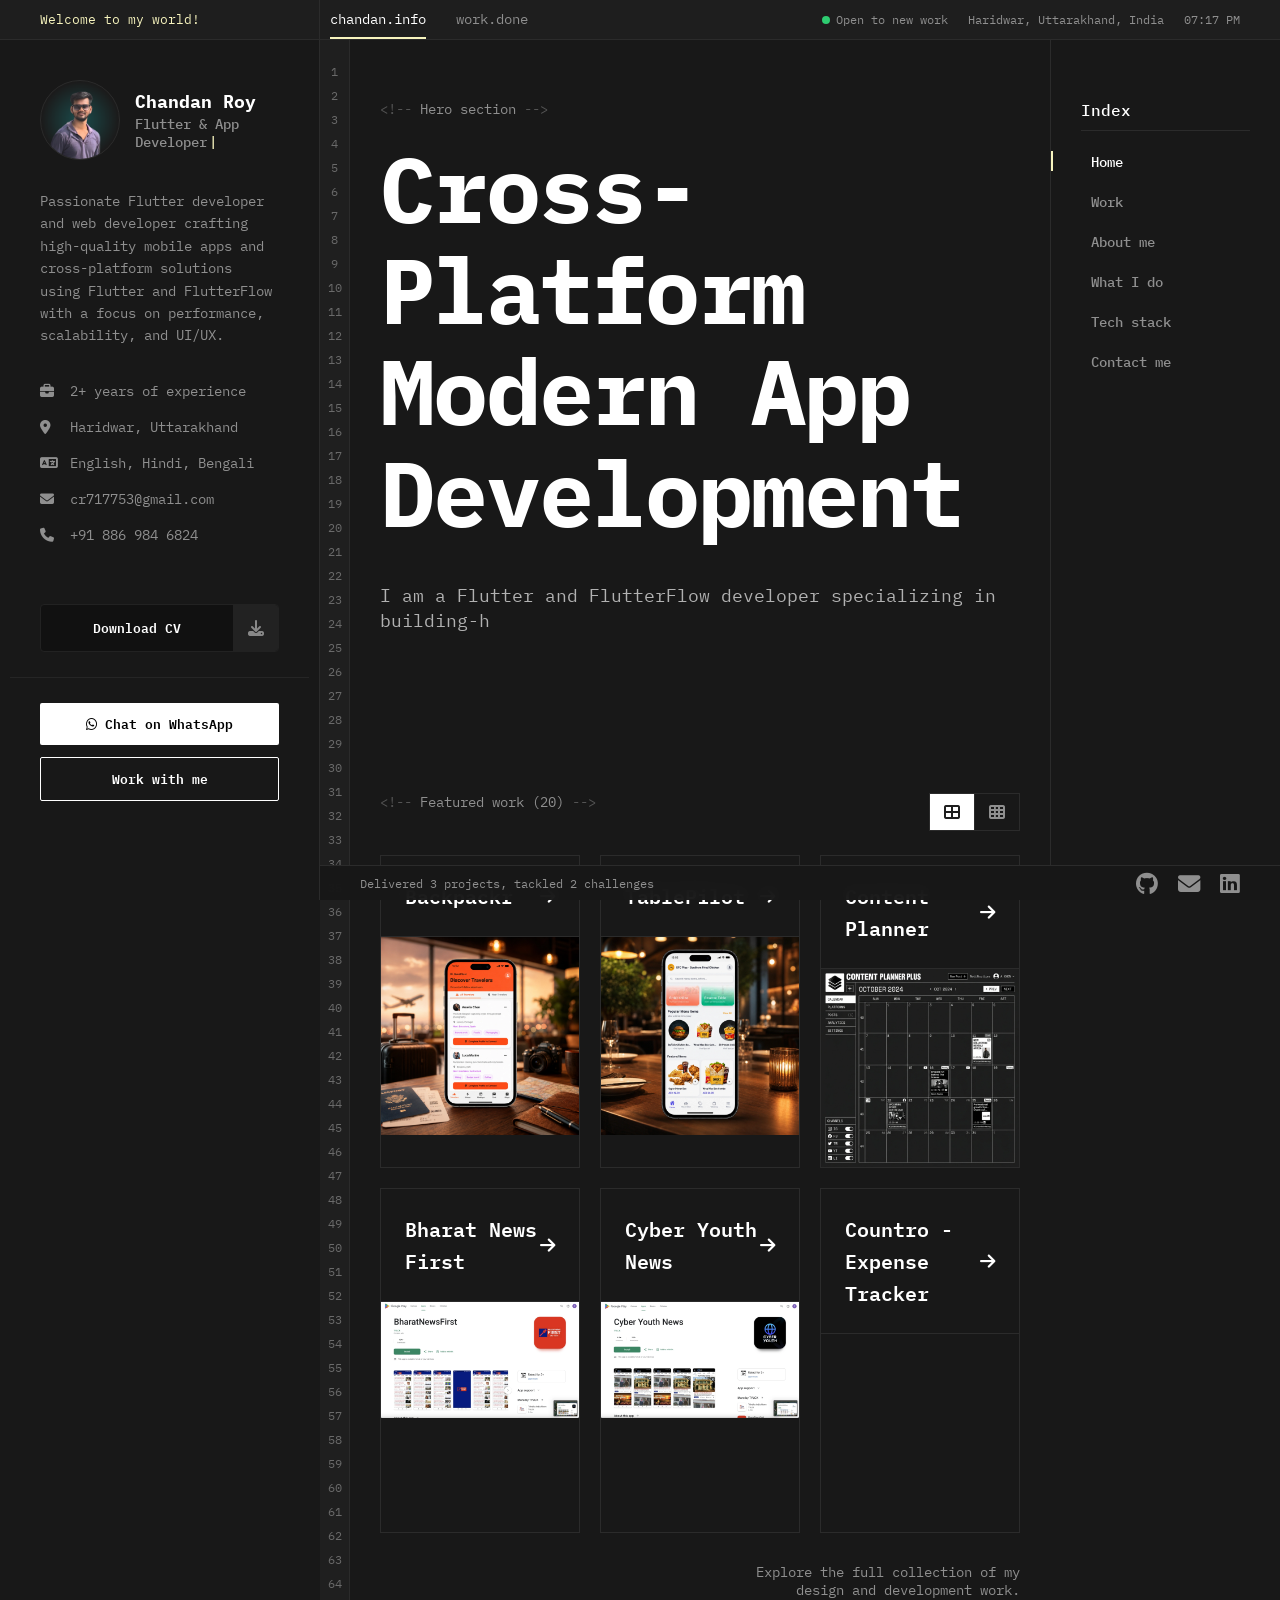
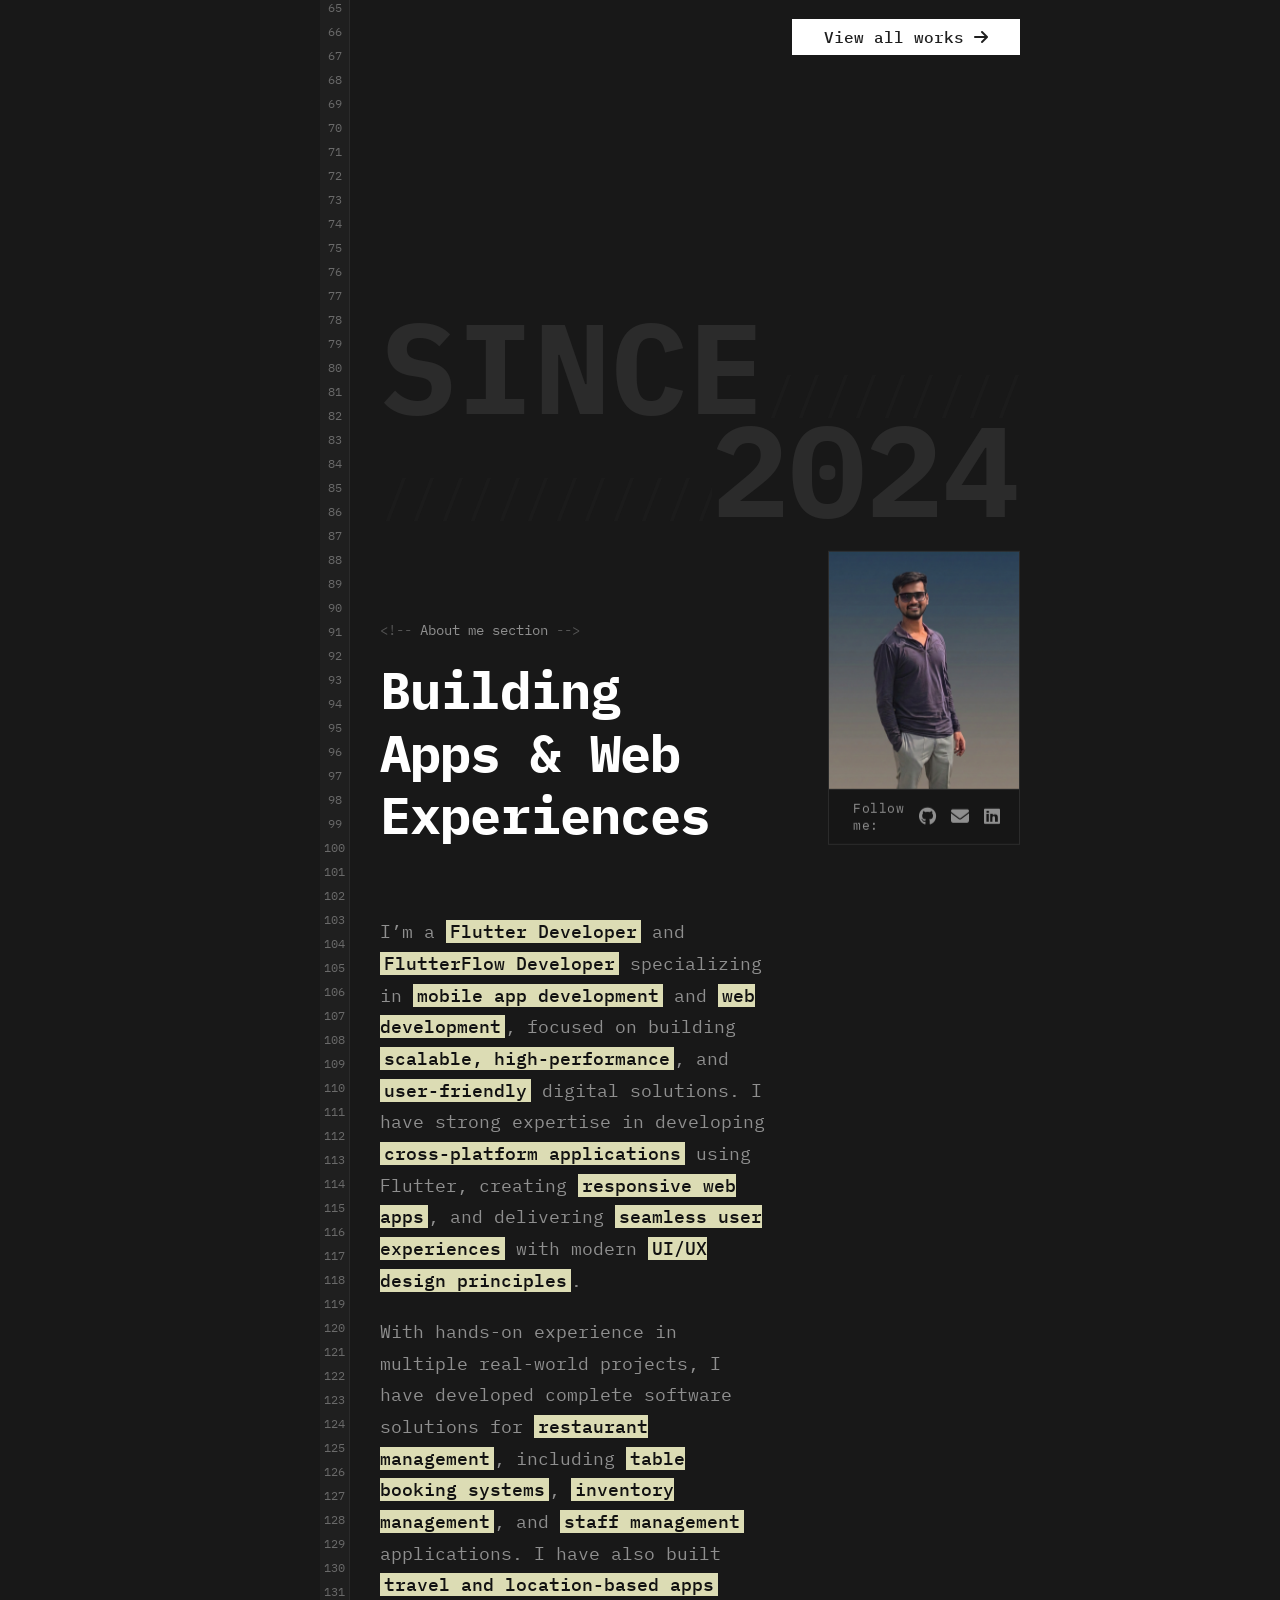
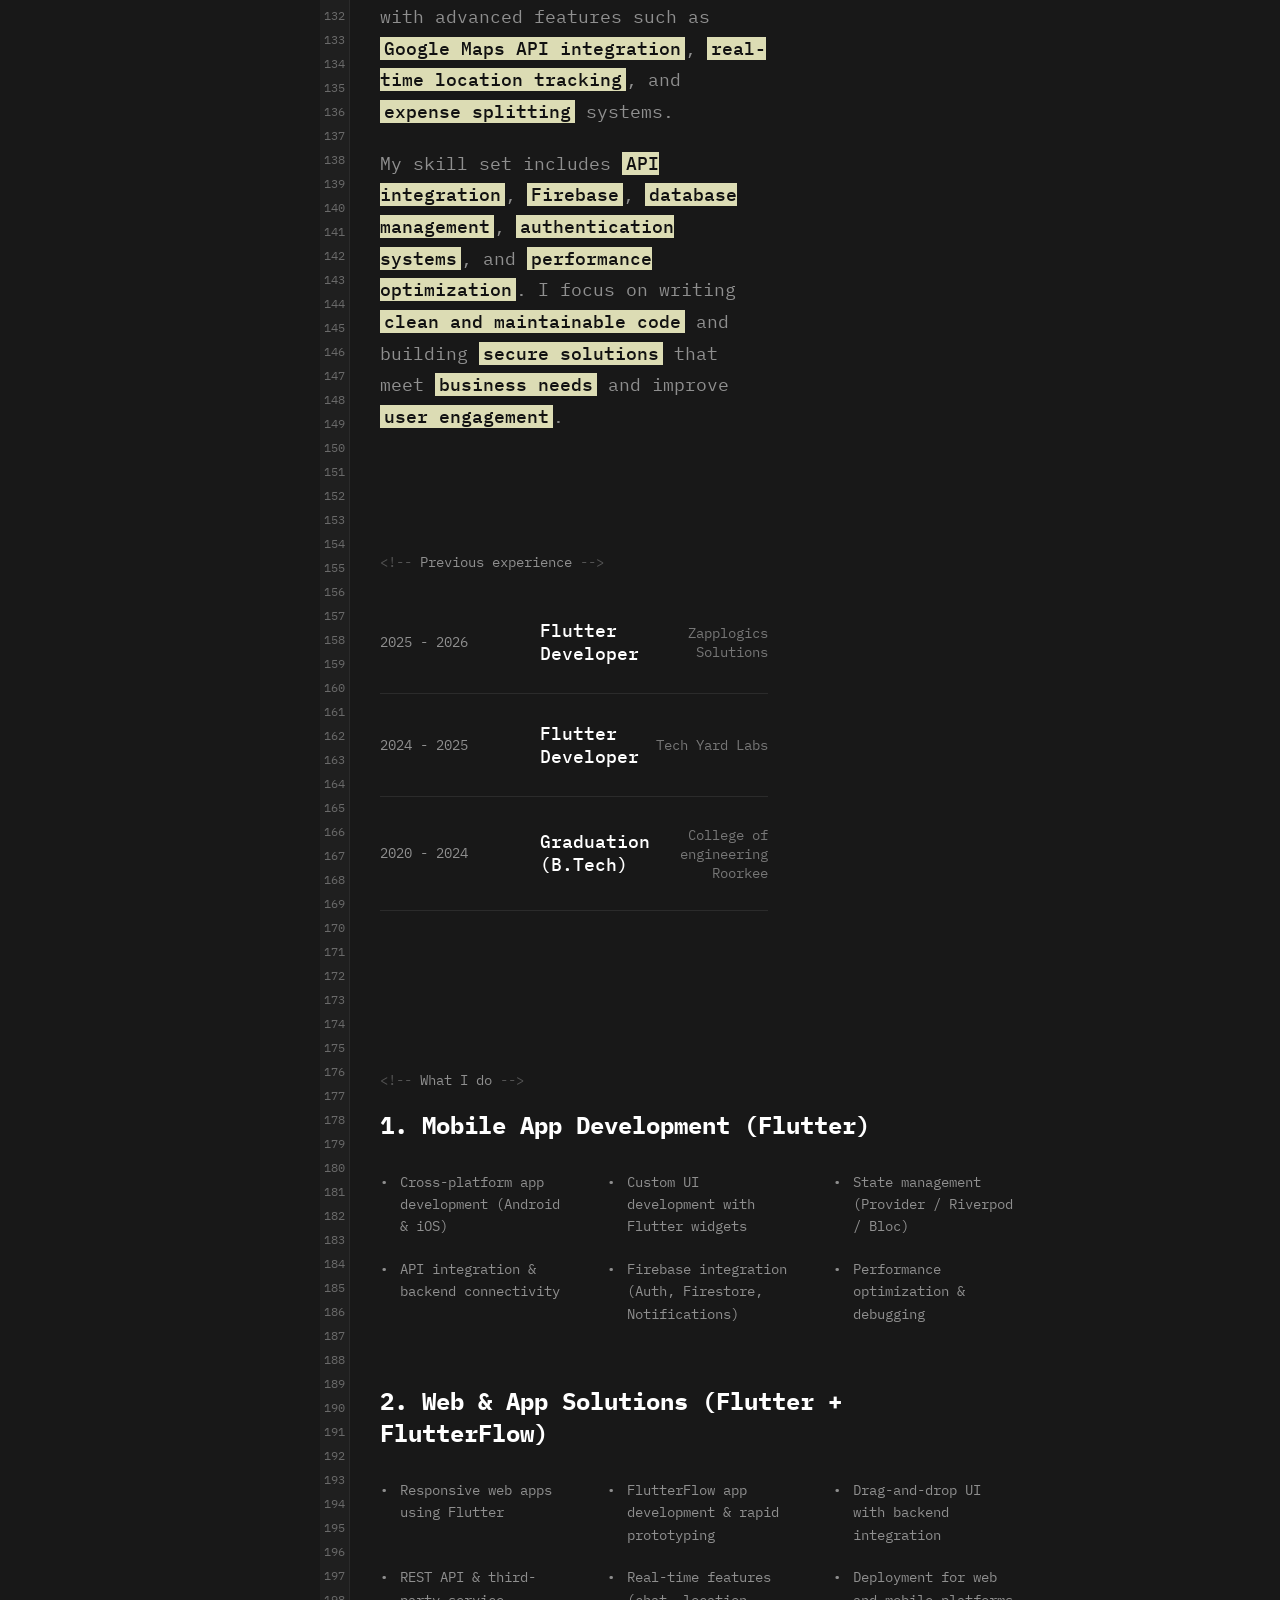
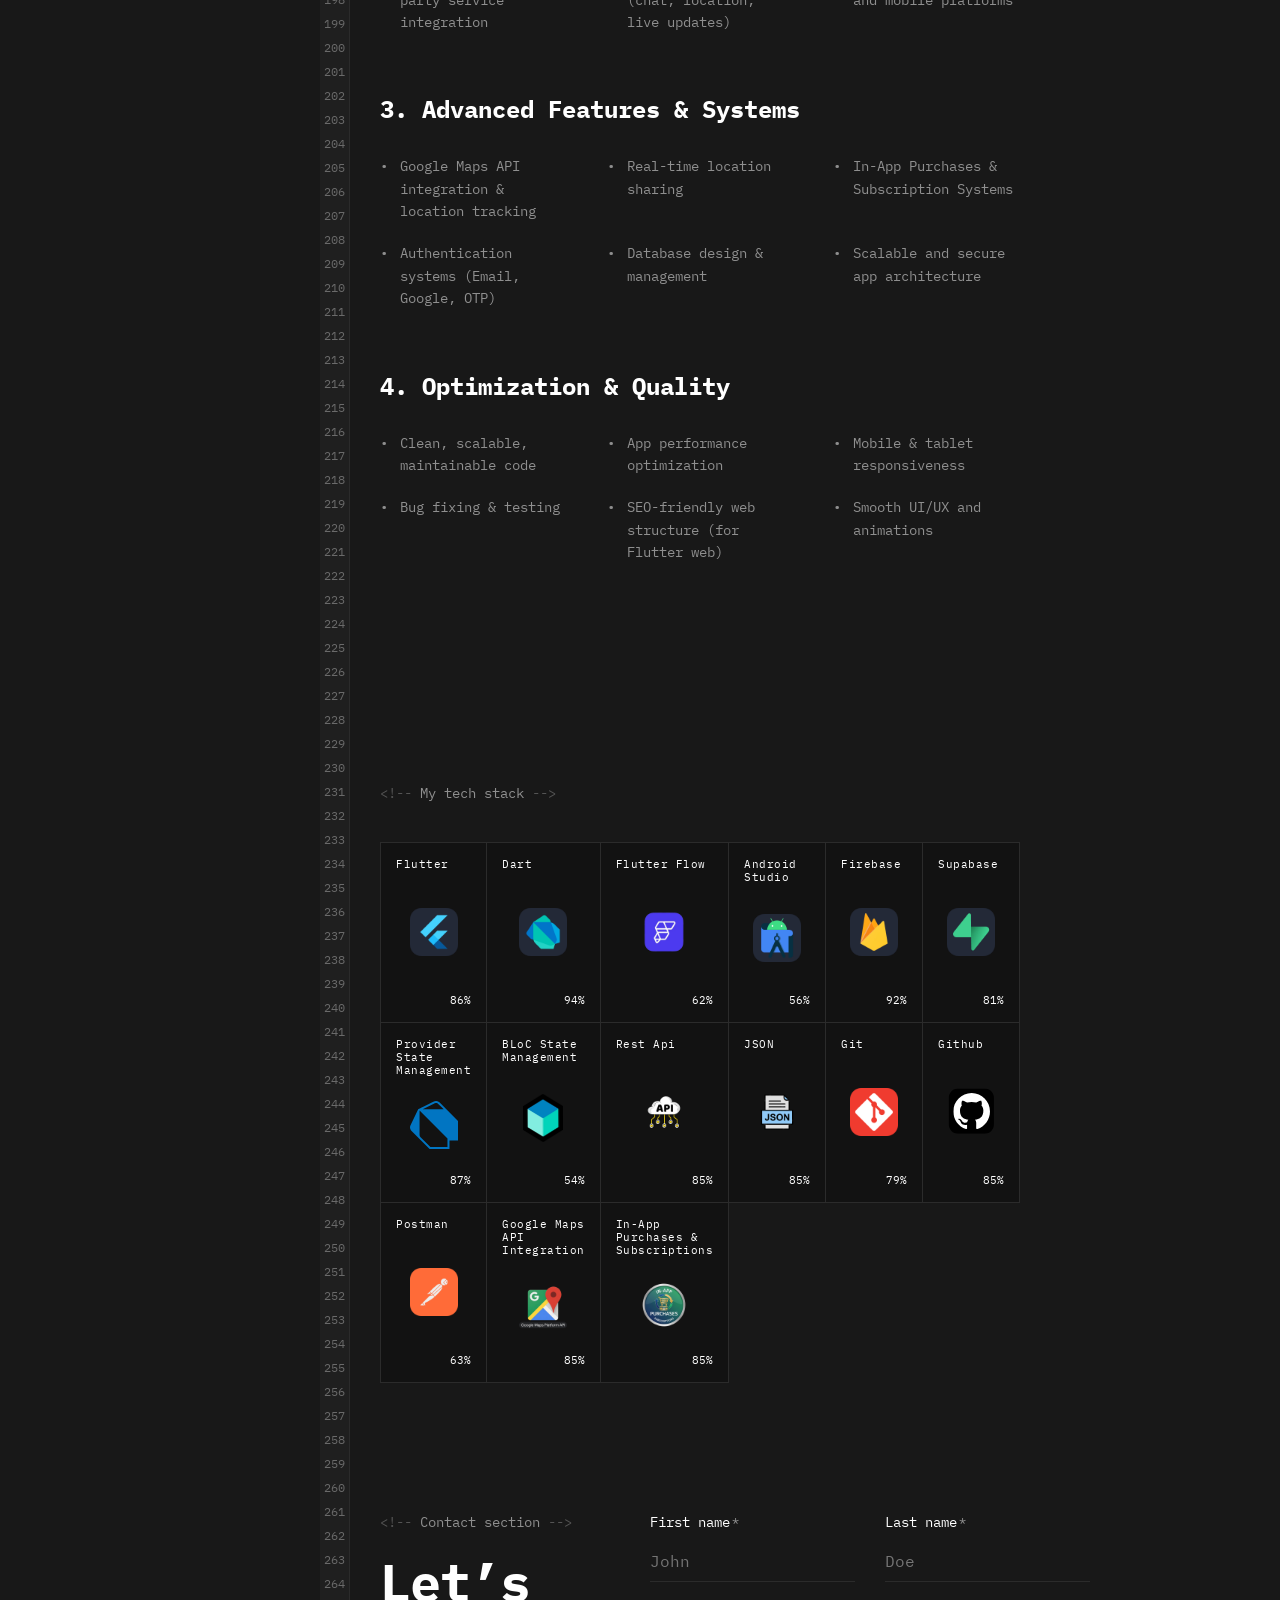
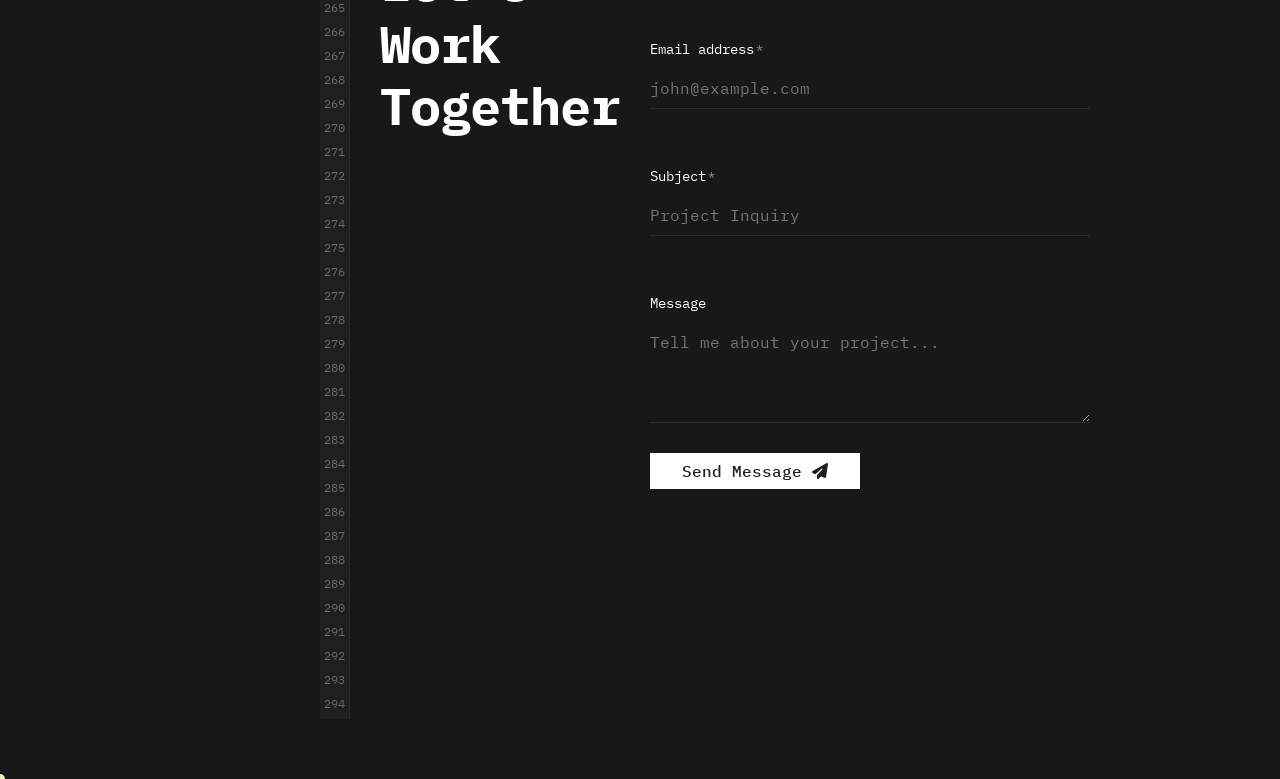
<file: index.html>
<!DOCTYPE html>
<html lang="en">

<head>
    <meta charset="UTF-8">
    <meta name="viewport" content="width=device-width, initial-scale=1.0">
    <title>Chandan Roy | App Developer in Haridwar, Dehradun & Uttarakhand</title>
    <meta name="description"
        content="Chandan Roy is a professional Flutter & mobile app developer based in Haridwar, Uttarakhand. Serving clients in Dehradun, Haridwar & across Uttarakhand with expert iOS & Android app development, Firebase, and high-performance cross-platform UI.">
    <meta name="keywords" content="App developer in Haridwar, App developer in Dehradun, App developer in Uttarakhand, Flutter developer Haridwar, Mobile app development Dehradun, Android app developer Uttarakhand, iOS app developer Haridwar, best app developer Uttarakhand, affordable app development Dehradun, custom app developer Haridwar, near me app developer, near me flutter developer, near me ios developer, Flutter Developer, Mobile App Developer, Cross-platform Developer, Dart, Firebase, Portfolio, Chandan Roy">
    
    <!-- Open Graph Tags -->
    <meta property="og:title" content="Chandan Roy | App Developer in Haridwar & Dehradun">
    <meta property="og:description" content="Hire a top Flutter & mobile app developer in Haridwar, Dehradun & Uttarakhand. Expert in iOS, Android & cross-platform apps by Chandan Roy.">
    <meta property="og:image" content="https://roychandu.github.io/Portfolio/assets/images/profile-image.png">
    <meta property="og:url" content="https://roychandu.github.io/Portfolio/">
    <meta property="og:type" content="website">

    <!-- Geo Meta Tags for Local SEO -->
    <meta name="geo.region" content="IN-UT">
    <meta name="geo.placename" content="Haridwar, Uttarakhand, India">
    <meta name="geo.position" content="29.9457;78.1642">
    <meta name="ICBM" content="29.9457, 78.1642">

    <!-- Google Analytics -->
    <script async src="https://www.googletagmanager.com/gtag/js?id=G-YCXKSJLQ9L"></script>
    <script>
        window.dataLayer = window.dataLayer || [];
        function gtag(){dataLayer.push(arguments);}
        gtag('js', new Date());

        gtag('config', 'G-YCXKSJLQ9L');
    </script>

    <!-- Favicon -->
    <link rel="icon" type="image/png" href="assets/images/favicon.png?v=2">

    <!-- Google Fonts -->
    <link rel="preconnect" href="https://fonts.googleapis.com">
    <link rel="preconnect" href="https://fonts.gstatic.com" crossorigin>
    <link
        href="https://fonts.googleapis.com/css2?family=Geist:wght@400;500;700;800&family=IBM+Plex+Mono:wght@400;500;600;700&display=swap"
        rel="stylesheet">

    <!-- Font Awesome -->
    <link rel="stylesheet" href="https://cdnjs.cloudflare.com/ajax/libs/font-awesome/6.4.0/css/all.min.css">

    <!-- Styles -->
    <link rel="stylesheet" href="css/style.css">
    <link rel="stylesheet" href="components/buttons.css">
    <link rel="stylesheet" href="components/cards.css">
    <link rel="stylesheet" href="components/scroll-reveal.css">
</head>

<body>
    <!-- Full-Width Top Navigation -->
    <header class="top-nav"></header>

    <!-- Left Sidebar (Profile) -->
    <aside class="sidebar-left"></aside>

    <!-- Right Sidebar (Index) -->
    <aside class="sidebar-right">
        <div class="index-title-wrap">
            <h3 class="index-title">Index</h3>
        </div>
        <nav class="sidebar-nav">
            <div class="nav-active-indicator"></div>
            <ul>
                <li><a href="index.html#home" class="sidebar-link active">Home</a></li>
                <li><a href="work.html#work" class="sidebar-link">Work</a></li>
                <li><a href="index.html#about-me" class="sidebar-link">About me</a></li>
                <li><a href="index.html#what-i-do" class="sidebar-link">What I do</a></li>
                <li><a href="index.html#tech-stack" class="sidebar-link">Tech stack</a></li>

                <li><a href="index.html#contact-me" class="sidebar-link">Contact me</a></li>
            </ul>
        </nav>
    </aside>

    <!-- Full-Width Footer Status Bar -->
    <footer class="main-footer-status"></footer>

    <!-- Main Content -->
    <main class="main-content">
        <!-- Line Number Gutter (VS Code Style) -->
        <div class="line-numbers-gutter" id="line-numbers"></div>

        <!-- Hero Section -->
        <section id="home" class="hero-section">
            <div class="container-minimal">
                <div class="pre-title" data-scramble="Hero section">Hero section</div>
                <h1 class="section-title-h1">Cross-Platform Modern App Development</h1>
                <p class="hero-description"
                    data-scramble="I am a Flutter and FlutterFlow developer specializing in building high-quality mobile applications and modern web solutions. I focus on creating scalable, high-performance, and user-friendly apps with clean UI/UX design. With experience in developing multiple software projects, I turn ideas into fully functional digital products that deliver real value.">
                    I am a Flutter and FlutterFlow developer specializing in building high-quality mobile applications
                    and modern web solutions. I focus on creating scalable, high-performance, and user-friendly apps
                    with clean UI/UX design. With experience in developing multiple software projects, I turn ideas into
                    fully functional digital products that deliver real value.
                </p>
            </div>
        </section>

        <!-- Work Section -->
        <section id="work" class="work-section">
            <div class="container-minimal">
                <div class="work-section-header">
                    <div class="pre-title" id="featured-work-header" data-scramble="Featured work">Featured work</div>
                    <div class="view-toggle" id="work-grid-toggle">
                        <div class="toggle-btn active" data-grid="grid-3"><i class="fas fa-th-large"></i></div>
                        <div class="toggle-btn" data-grid="grid-4"><i class="fas fa-th"></i></div>
                    </div>
                </div>

                <div class="work-grid-brutalist grid-3" id="work-grid">
                    <!-- Dynamically loaded from projects.json -->
                </div>
                <div class="work-cta-wrap">
                    <p class="work-cta-text">Explore the full collection of my design and development work.</p>
                    <a href="work.html" class="btn-primary">View all works <i class="fas fa-arrow-right"></i></a>
                </div>
            </div>
        </section>

        <!-- About Me Section -->
        <section id="about-me" class="about-section">
            <div class="container-minimal">
                <div class="scroll-reveal-sliding" data-speed="1.2" data-offset="0.3">
                    <div class="scroll-reveal-row top">
                        <div class="reveal-item-left">
                            <span class="reveal-text-large">SINCE</span>
                        </div>
                        <div class="reveal-filler right">
                            <span class="reveal-slash">//////////////////////////////////////////////////</span>
                        </div>
                    </div>
                    <div class="scroll-reveal-row bottom">
                        <div class="reveal-filler left">
                            <span class="reveal-slash">//////////////////////////////////////////////////</span>
                        </div>
                        <div class="reveal-item-right">
                            <span class="reveal-text-large">2024</span>
                        </div>
                    </div>
                </div>

                <div class="about-layout">
                    <div class="about-main-content">
                        <div class="about-header">
                            <div class="pre-title" data-scramble="About me section">About me section</div>
                            <h2 class="section-title-h2">Building Apps & Web Experiences</h2>
                        </div>

                        <div class="about-text-highlighter">
                            <p>
                                I’m a <span class="hl">Flutter Developer</span> and <span class="hl">FlutterFlow
                                    Developer</span> specializing in <span class="hl">mobile app development</span> and
                                <span class="hl">web development</span>, focused on building <span class="hl">scalable,
                                    high-performance</span>, and <span class="hl">user-friendly</span> digital
                                solutions. I have strong expertise in developing <span class="hl">cross-platform
                                    applications</span> using Flutter, creating <span class="hl">responsive web
                                    apps</span>, and delivering <span class="hl">seamless user experiences</span> with
                                modern <span class="hl">UI/UX design principles</span>.
                            </p>
                            <p style="margin-top: 20px;">
                                With hands-on experience in multiple real-world projects, I have developed complete
                                software solutions for <span class="hl">restaurant management</span>, including <span
                                    class="hl">table booking systems</span>, <span class="hl">inventory
                                    management</span>, and <span class="hl">staff management</span> applications. I have
                                also built <span class="hl">travel and location-based apps</span> with advanced features
                                such as <span class="hl">Google Maps API integration</span>, <span class="hl">real-time
                                    location tracking</span>, and <span class="hl">expense splitting</span> systems.
                            </p>
                            <p style="margin-top: 20px;">
                                My skill set includes <span class="hl">API integration</span>, <span
                                    class="hl">Firebase</span>, <span class="hl">database management</span>, <span
                                    class="hl">authentication systems</span>, and <span class="hl">performance
                                    optimization</span>. I focus on writing <span class="hl">clean and maintainable
                                    code</span> and building <span class="hl">secure solutions</span> that meet <span
                                    class="hl">business needs</span> and improve <span class="hl">user
                                    engagement</span>.
                            </p>
                        </div>

                        <div class="experience-wrap">
                            <div class="pre-title" data-scramble="Previous experience">Previous experience</div>
                            <div class="experience-list">
                                <div class="experience-item">
                                    <span class="exp-year">2025 - 2026</span>
                                    <span class="exp-role">Flutter Developer</span>
                                    <span class="exp-company">Zapplogics Solutions</span>
                                </div>
                                <div class="experience-item">
                                    <span class="exp-year">2024 - 2025</span>
                                    <span class="exp-role">Flutter Developer</span>
                                    <span class="exp-company">Tech Yard Labs</span>
                                </div>
                                <div class="experience-item">
                                    <span class="exp-year">2020 - 2024</span>
                                    <span class="exp-role">Graduation (B.Tech)</span>
                                    <span class="exp-company">College of engineering Roorkee</span>
                                </div>
                            </div>
                        </div>
                    </div>

                    <div class="about-sidebar">
                        <div class="about-profile-card">
                            <div class="profile-img-wrap">
                                <img src="assets/images/my-image.webp" alt="Chandan Roy" loading="lazy" decoding="async">
                            </div>
                            <div class="profile-footer-social">
                                <span>Follow me:</span>
                                <div class="social-icons-mini">
                                    <a href="https://github.com/roychandu" target="_blank"><i
                                            class="fab fa-github"></i></a>
                                    <a href="mailto:cr717753@gmail.com" target="_blank"><i
                                            class="fas fa-envelope"></i></a>
                                    <a href="https://www.linkedin.com/in/chandan-roy-7b1325207/" target="_blank"><i
                                            class="fab fa-linkedin"></i></a>
                                </div>
                            </div>
                        </div>
                    </div>
                </div>
            </div>
        </section>

        <!-- What I Do Section -->
        <section id="what-i-do" class="services-section">
            <div class="container-minimal">
                <div class="pre-title" data-scramble="What I do">What I do</div>

                <!-- Category 1 -->
                <div class="service-item-block">
                    <h3 class="service-item-title">1. Mobile App Development (Flutter)</h3>
                    <div class="feature-grid-3col">
                        <div class="feature-list-item">Cross-platform app development (Android & iOS)</div>
                        <div class="feature-list-item">Custom UI development with Flutter widgets</div>
                        <div class="feature-list-item">State management (Provider / Riverpod / Bloc)</div>
                        <div class="feature-list-item">API integration & backend connectivity</div>
                        <div class="feature-list-item">Firebase integration (Auth, Firestore, Notifications)</div>
                        <div class="feature-list-item">Performance optimization & debugging</div>
                    </div>
                </div>

                <!-- Category 2 -->
                <div class="service-item-block">
                    <h3 class="service-item-title">2. Web & App Solutions (Flutter + FlutterFlow)</h3>
                    <div class="feature-grid-3col">
                        <div class="feature-list-item">Responsive web apps using Flutter</div>
                        <div class="feature-list-item">FlutterFlow app development & rapid prototyping</div>
                        <div class="feature-list-item">Drag-and-drop UI with backend integration</div>
                        <div class="feature-list-item">REST API & third-party service integration</div>
                        <div class="feature-list-item">Real-time features (chat, location, live updates)</div>
                        <div class="feature-list-item">Deployment for web and mobile platforms</div>
                    </div>
                </div>

                <!-- Category 3 -->
                <div class="service-item-block">
                    <h3 class="service-item-title">3. Advanced Features & Systems</h3>
                    <div class="feature-grid-3col">
                        <div class="feature-list-item">Google Maps API integration & location tracking</div>
                        <div class="feature-list-item">Real-time location sharing</div>
                        <div class="feature-list-item">In-App Purchases & Subscription Systems</div>
                        <div class="feature-list-item">Authentication systems (Email, Google, OTP)</div>
                        <div class="feature-list-item">Database design & management</div>
                        <div class="feature-list-item">Scalable and secure app architecture</div>
                    </div>
                </div>

                <!-- Category 4 -->
                <div class="service-item-block">
                    <h3 class="service-item-title">4. Optimization & Quality</h3>
                    <div class="feature-grid-3col">
                        <div class="feature-list-item">Clean, scalable, maintainable code</div>
                        <div class="feature-list-item">App performance optimization</div>
                        <div class="feature-list-item">Mobile & tablet responsiveness</div>
                        <div class="feature-list-item">Bug fixing & testing</div>
                        <div class="feature-list-item">SEO-friendly web structure (for Flutter web)</div>
                        <div class="feature-list-item">Smooth UI/UX and animations</div>
                    </div>
                </div>
            </div>
        </section>

        <!-- Tech Stack Section -->
        <section id="tech-stack" class="tech-section">
            <div class="container-minimal">
                <div class="pre-title" data-scramble="My tech stack">My tech stack</div>
                <div class="tech-grid-6col">
                    <div class="tech-cell">
                        <span class="tech-name">Flutter</span>
                        <div class="tech-icon-box"><img src="assets/icons/flutter-icon.png" alt="Flutter"></div>
                        <span class="tech-percentage">86%</span>
                    </div>
                    <div class="tech-cell">
                        <span class="tech-name">Dart</span>
                        <div class="tech-icon-box"><img src="assets/icons/dart-icon.png" alt="Dart"></div>
                        <span class="tech-percentage">94%</span>
                    </div>
                    <div class="tech-cell">
                        <span class="tech-name">Flutter Flow</span>
                        <div class="tech-icon-box"><img src="assets/icons/flutterflow-icon.png" alt="Flutter Flow">
                        </div>
                        <span class="tech-percentage">62%</span>
                    </div>
                    <div class="tech-cell">
                        <span class="tech-name">Android Studio</span>
                        <div class="tech-icon-box"><img src="assets/icons/android-studio-icon.png" alt="Android Studio">
                        </div>
                        <span class="tech-percentage">56%</span>
                    </div>
                    <div class="tech-cell">
                        <span class="tech-name">Firebase</span>
                        <div class="tech-icon-box"><img src="assets/icons/firebase-icon.png" alt="Firebase"></div>
                        <span class="tech-percentage">92%</span>
                    </div>
                    <div class="tech-cell">
                        <span class="tech-name">Supabase</span>
                        <div class="tech-icon-box"><img src="assets/icons/supabase-icon.png" alt="Supabase"></div>
                        <span class="tech-percentage">81%</span>
                    </div>
                    <div class="tech-cell">
                        <span class="tech-name">Provider State<br>Management</span>
                        <div class="tech-icon-box"><img src="assets/icons/provider-icon.svg" alt="Provider"></div>
                        <span class="tech-percentage">87%</span>
                    </div>
                    <div class="tech-cell">
                        <span class="tech-name">BLoC State<br>Management</span>
                        <div class="tech-icon-box"><img src="assets/icons/bloc-icon.png" alt="BLoC"></div>
                        <span class="tech-percentage">54%</span>
                    </div>
                    <div class="tech-cell">
                        <span class="tech-name">Rest Api</span>
                        <div class="tech-icon-box"><img src="assets/icons/rest-api-icon.png" alt="Rest Api"></div>
                        <span class="tech-percentage">85%</span>
                    </div>
                    <div class="tech-cell">
                        <span class="tech-name">JSON</span>
                        <div class="tech-icon-box"><img src="assets/icons/json-icon.png" alt="JSON"></div>
                        <span class="tech-percentage">85%</span>
                    </div>
                    <div class="tech-cell">
                        <span class="tech-name">Git</span>
                        <div class="tech-icon-box"><img src="assets/icons/git-icon.png" alt="Git"></div>
                        <span class="tech-percentage">79%</span>
                    </div>
                    <div class="tech-cell">
                        <span class="tech-name">Github</span>
                        <div class="tech-icon-box"><img src="assets/icons/github-icon.svg" alt="Github"></div>
                        <span class="tech-percentage">85%</span>
                    </div>
                    <div class="tech-cell">
                        <span class="tech-name">Postman</span>
                        <div class="tech-icon-box"><img src="assets/icons/postman-icon.png" alt="Postman"></div>
                        <span class="tech-percentage">63%</span>
                    </div>
                    <div class="tech-cell">
                        <span class="tech-name">Google Maps API<br>Integration</span>
                        <div class="tech-icon-box"><img src="assets/icons/google-map-icon.png" alt="Google Maps"></div>
                        <span class="tech-percentage">85%</span>
                    </div>
                    <div class="tech-cell">
                        <span class="tech-name">In-App Purchases &<br>Subscriptions</span>
                        <div class="tech-icon-box"><img src="assets/icons/in-app-icon.png" alt="IAP"></div>
                        <span class="tech-percentage">85%</span>
                    </div>
                </div>
            </div>
        </section>



        <!-- Contact Section -->
        <section id="contact-me" class="contact-section">
            <div class="container-minimal">
                <div class="contact-layout">
                    <div class="contact-title">
                        <div class="pre-title" data-scramble="Contact section">Contact section</div>
                        <h2 class="section-title-h2">Let’s Work Together</h2>
                    </div>

                    <form id="contact-form" class="contact-form-grid">
                        <!-- Web3Forms Configuration -->
                        <input type="hidden" name="access_key" value="3b9cf586-10a0-4fad-9e44-831f34f46e66">
                        <input type="checkbox" name="botcheck" class="hidden" style="display: none;">

                        <div class="form-field">
                            <label>First name <span class="required-star">*</span></label>
                            <input type="text" id="first-name" name="first_name" class="input-brutalist" placeholder="John" required>
                            <span class="error-msg" id="first-name-error"></span>
                        </div>
                        <div class="form-field">
                            <label>Last name <span class="required-star">*</span></label>
                            <input type="text" id="last-name" name="last_name" class="input-brutalist" placeholder="Doe" required>
                            <span class="error-msg" id="last-name-error"></span>
                        </div>
                        <div class="form-field form-full-width">
                            <label>Email address <span class="required-star">*</span></label>
                            <input type="email" id="email" name="email" class="input-brutalist" placeholder="john@example.com" required>
                            <span class="error-msg" id="email-error"></span>
                        </div>
                        <div class="form-field form-full-width">
                            <label>Subject <span class="required-star">*</span></label>
                            <input type="text" id="subject" name="subject" class="input-brutalist" placeholder="Project Inquiry" required>
                            <span class="error-msg" id="subject-error"></span>
                        </div>
                        <div class="form-field form-full-width">
                            <label>Message</label>
                            <textarea id="message" name="message" class="input-brutalist" rows="4"
                                placeholder="Tell me about your project..."></textarea>
                        </div>
                        <div class="form-full-width">
                            <button type="submit" class="btn-primary">Send Message <i
                                    class="fas fa-paper-plane"></i></button>
                        </div>
                    </form>
                </div>
            </div>
        </section>
    </main>

    <!-- Custom Cursor -->
    <div class="custom-cursor"></div>

    <!-- Scripts -->
    <script src="js/script.js"></script>
</body>

</html>
</file>
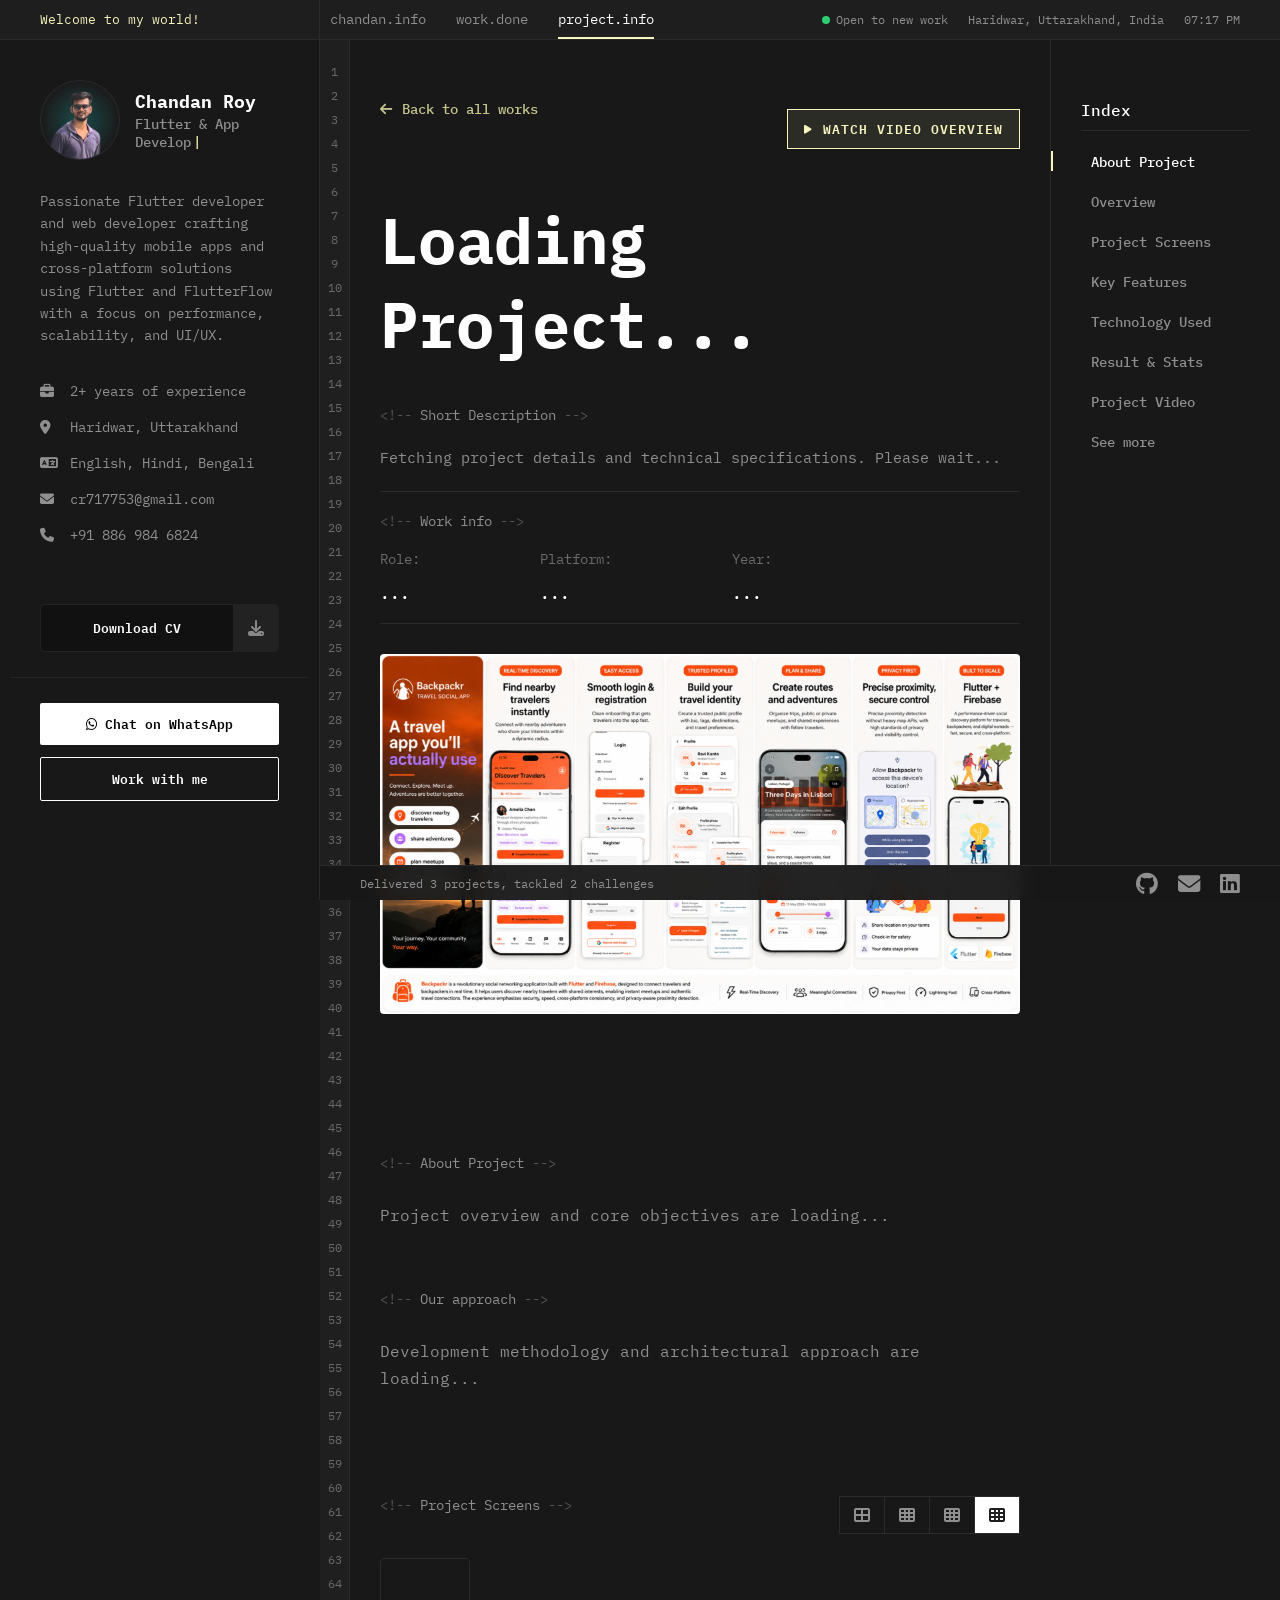
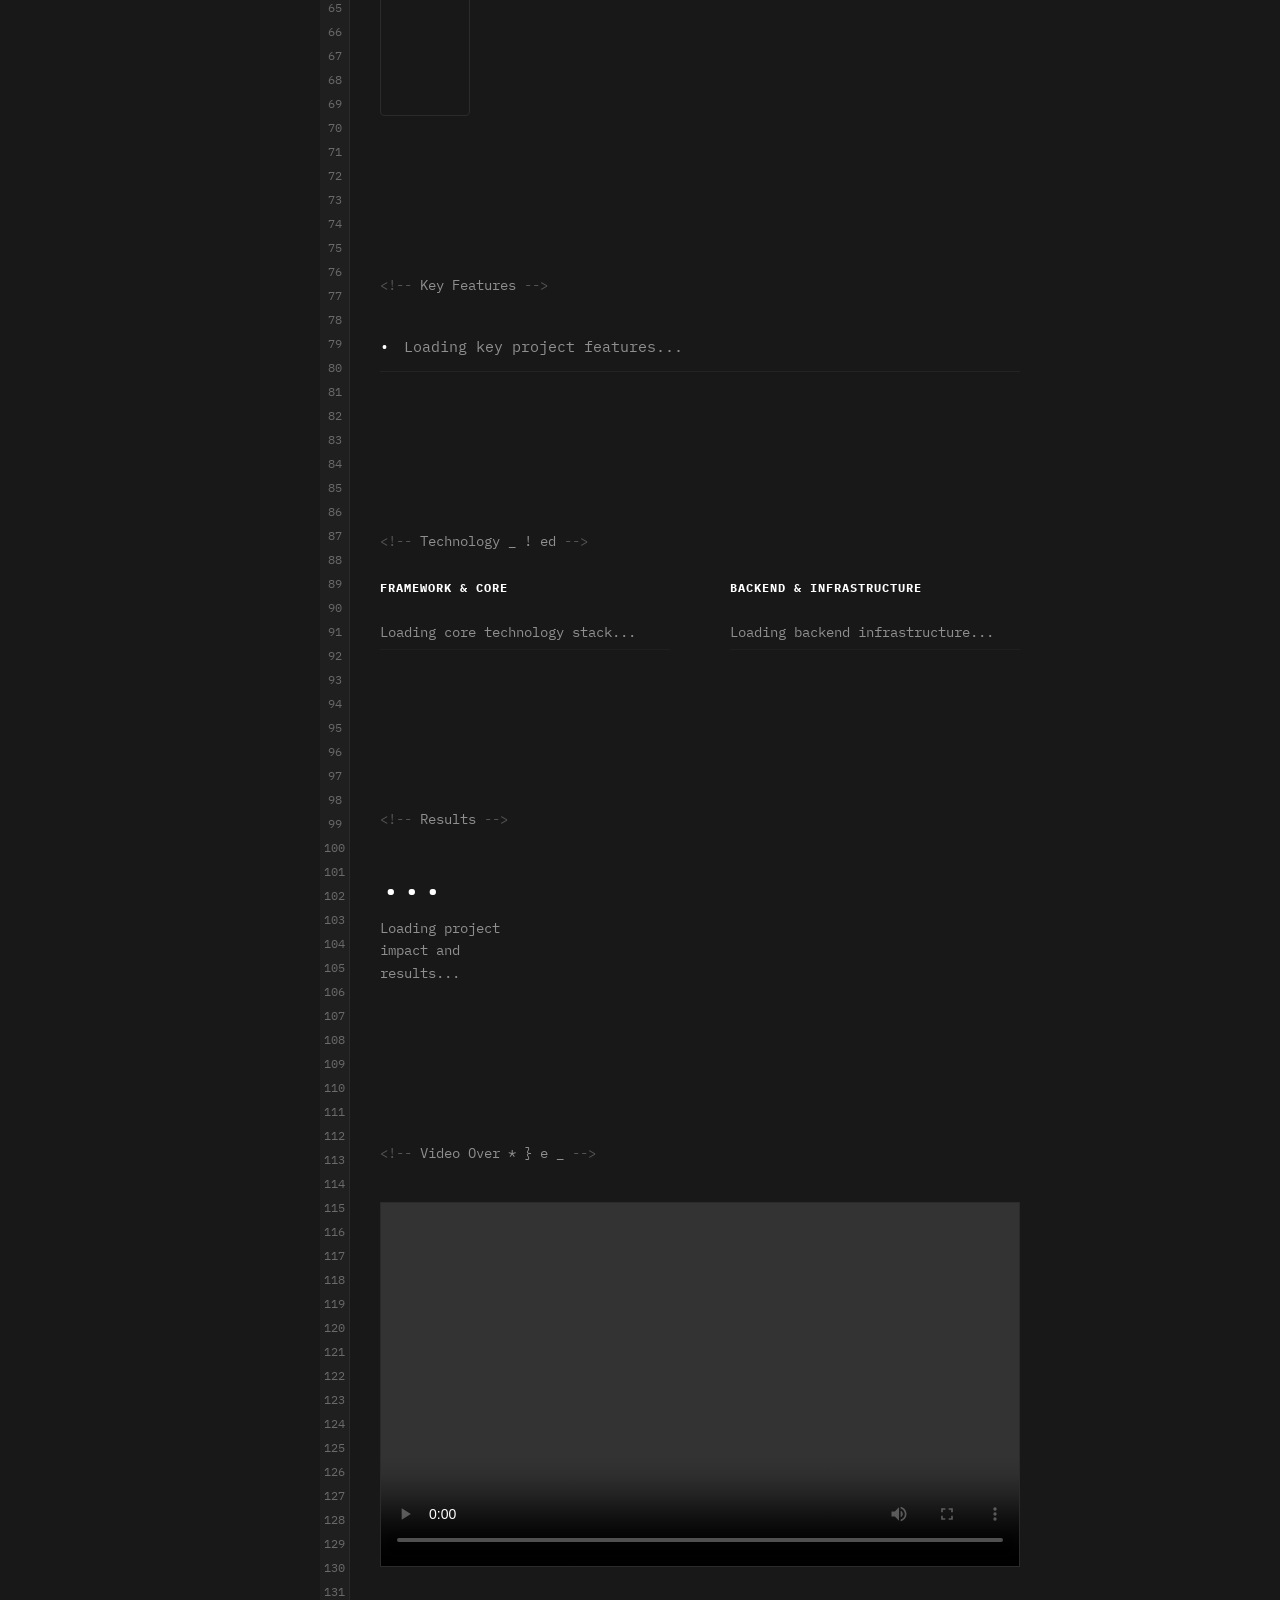
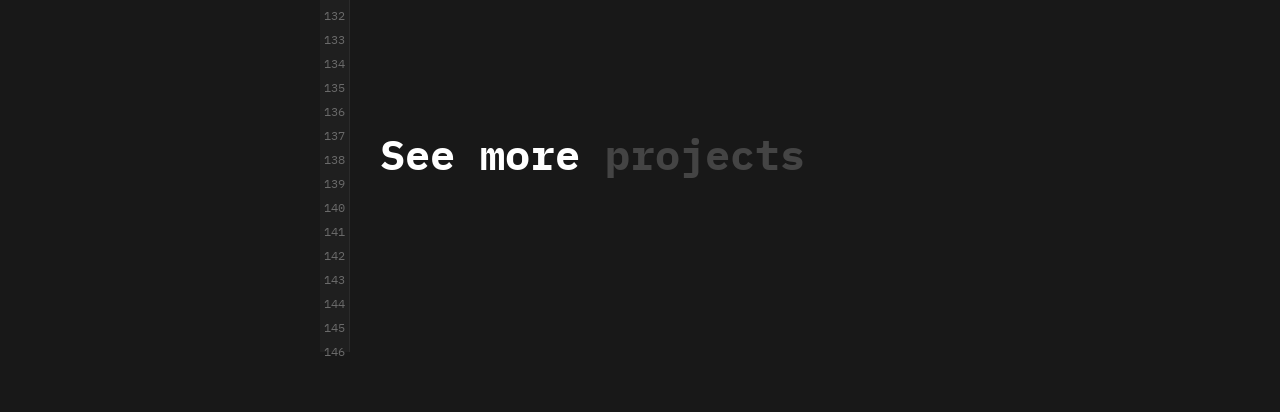
<file: work-details.html>
<!DOCTYPE html>
<html lang="en">

<head>
    <meta charset="UTF-8">
    <meta name="viewport" content="width=device-width, initial-scale=1.0">
    <title>Project Details | Chandan Roy \u2013 App Developer in Haridwar & Dehradun</title>
    <meta name="description"
        content="Case study of mobile apps built by Chandan Roy, a Flutter & app developer in Haridwar & Dehradun, Uttarakhand. Expert in high-performance iOS & Android cross-platform app development.">
    <meta name="keywords" content="App developer in Haridwar, App developer in Dehradun, App developer in Uttarakhand, Flutter developer Haridwar, Mobile app development Dehradun, Android app developer Uttarakhand, iOS app developer Haridwar, best app developer Uttarakhand, near me app developer, near me flutter developer, near me ios developer, Flutter Developer, Mobile App Developer, Cross-platform Developer, Dart, Firebase, Portfolio, Chandan Roy">
    
    <!-- Open Graph Tags -->
    <meta property="og:title" content="Work Details | Chandan Roy Portfolio">
    <meta property="og:description" content="Detailed case study of cross-platform applications by Chandan Roy.">
    <meta property="og:image" content="https://roychandu.github.io/Portfolio/assets/images/profile-image.png">
    <meta property="og:url" content="https://roychandu.github.io/Portfolio/work-details.html">

    <!-- Google Analytics -->
    <script async src="https://www.googletagmanager.com/gtag/js?id=G-YCXKSJLQ9L"></script>
    <script>
        window.dataLayer = window.dataLayer || [];
        function gtag(){dataLayer.push(arguments);}
        gtag('js', new Date());

        gtag('config', 'G-YCXKSJLQ9L');
    </script>

    <!-- Favicon -->
    <link rel="icon" type="image/png" href="assets/images/favicon.png?v=2">

    <!-- Google Fonts -->
    <link rel="preconnect" href="https://fonts.googleapis.com">
    <link rel="preconnect" href="https://fonts.gstatic.com" crossorigin>
    <link
        href="https://fonts.googleapis.com/css2?family=Geist:wght@400;500;700;800&family=IBM+Plex+Mono:wght@400;500;600;700&display=swap"
        rel="stylesheet">

    <!-- Font Awesome -->
    <link rel="stylesheet" href="https://cdnjs.cloudflare.com/ajax/libs/font-awesome/6.4.0/css/all.min.css">

    <!-- Styles -->
    <link rel="stylesheet" href="css/style.css">
    <link rel="stylesheet" href="components/buttons.css">
    <link rel="stylesheet" href="components/cards.css">
    <link rel="stylesheet" href="components/scroll-reveal.css">
</head>

<body>
    <!-- Shared Top Navigation -->
    <header class="top-nav"></header>

    <!-- Shared Left Sidebar -->
    <aside class="sidebar-left"></aside>

    <!-- Right Sidebar (Project Index) -->
    <aside class="sidebar-right">
        <div class="index-title-wrap">
            <h3 class="index-title">Index</h3>
        </div>
        <nav class="sidebar-nav">
            <div class="nav-active-indicator"></div>
            <ul>
                <li><a href="#about-project" class="sidebar-link active">About Project</a></li>
                <li><a href="#overview" class="sidebar-link">Overview</a></li>
                <li><a href="#project-screens" class="sidebar-link">Project Screens</a></li>
                <li><a href="#key-features" class="sidebar-link">Key Features</a></li>
                <li><a href="#tech-used" class="sidebar-link">Technology Used</a></li>
                <li><a href="#results" class="sidebar-link">Result & Stats</a></li>
                <li><a href="#project-video" class="sidebar-link">Project Video</a></li>
                <li><a href="#see-more" class="sidebar-link">See more</a></li>
            </ul>
        </nav>
    </aside>

    <!-- Shared Footer -->
    <footer class="main-footer-status"></footer>

    <!-- Main Content -->
    <main class="main-content">
        <div class="line-numbers-gutter" id="line-numbers"></div>

        <!-- Project Hero -->
        <section id="about-project" class="project-detail-hero">
            <div class="container-minimal">
                <div class="project-header-actions">
                    <a href="work.html" class="back-link">
                        <i class="fas fa-arrow-left"></i>
                        <span>Back to all works</span>
                    </a>
                    <a href="#project-video" class="video-shortcut-badge">
                        <i class="fas fa-play"></i>
                        <span>Watch Video Overview</span>
                    </a>
                </div>

                <h1 class="detail-title" data-project-field="title">Loading Project...</h1>

                <div class="pre-title" data-scramble="Short Description">Short Description</div>
                <p class="detail-hero-text" data-project-field="shortDescription">
                    Fetching project details and technical specifications. Please wait...
                </p>

                <div class="detail-divider"></div>

                <div class="pre-title" data-scramble="Work info">Work info</div>
                <div class="project-meta-row">
                    <div class="meta-item">
                        <span class="meta-label">Role:</span>
                        <span class="meta-value" data-project-field="role">...</span>
                    </div>
                    <div class="meta-item">
                        <span class="meta-label">Platform:</span>
                        <span class="meta-value" data-project-field="platform">...</span>
                    </div>
                    <div class="meta-item">
                        <span class="meta-label">Year:</span>
                        <span class="meta-value" data-project-field="year">...</span>
                    </div>
                    <div class="meta-item meta-cta">
                        <div class="cta-column">
                            <a href="#" class="btn-schedule btn-with-icon" data-project-field="liveLink" style="display: none;">
                                <i class="fab fa-google-play"></i>
                                <span>Play Store</span>
                            </a>
                            <a href="#" class="btn-schedule btn-with-icon" data-project-field="appleStoreLink" style="display: none;">
                                <i class="fab fa-apple"></i>
                                <span>App Store</span>
                            </a>
                            <a href="#" class="btn-work btn-with-icon" data-project-field="githubUrl" style="display: none;">
                                <i class="fab fa-github"></i>
                                <span>GitHub</span>
                            </a>
                        </div>
                    </div>
                </div>
                <div class="full-divider"></div>
                <div class="project-hero-image-wrap">
                    <img src="assets/project-poster/Backpackr-poster.webp" alt="Project Showcase"
                        data-project-field="heroImage" fetchpriority="high" decoding="async">
                </div>
            </div>
        </section>



        <!-- Overview / About -->
        <section id="overview" class="project-detail-section">
            <div class="container-minimal">
                <div class="detail-section-header">
                    <div class="pre-title" data-scramble="About Project">About Project</div>
                </div>
                <div class="detail-text-block">
                    <p>
                        Project overview and core objectives are loading...
                    </p>
                </div>
                <div id="approach-section">
                    <div class="detail-section-header" style="margin-top: 60px;">
                        <div class="pre-title" data-scramble="Our approach">Our approach</div>
                    </div>
                    <div class="detail-text-block">
                        <p>
                            Development methodology and architectural approach are loading...
                        </p>
                    </div>
                </div>
            </div>
        </section>

        <!-- Project Screens -->
        <section id="project-screens" class="project-detail-section" style="padding-top: 0;">
            <div class="container-minimal">
                <div class="work-section-header">
                    <div class="pre-title" data-scramble="Project Screens">Project Screens</div>
                    <div class="view-toggle" id="screenshot-grid-toggle">
                        <div class="toggle-btn" data-grid="grid-3"><i class="fas fa-th-large"></i></div>
                        <div class="toggle-btn" data-grid="grid-4"><i class="fas fa-th"></i></div>
                        <div class="toggle-btn" data-grid="grid-5"><i class="fas fa-th"></i></div>
                        <div class="toggle-btn active" data-grid="grid-6"><i class="fas fa-th"></i></div>
                    </div>
                </div>
                <div class="work-grid-brutalist grid-6">
                    <div class="screenshot-card">
                        <div
                            style="aspect-ratio: 9/16; background: var(--bg-graphite); display: flex; align-items: center; justify-content: center; font-size: 12px; color: #444;">
                            Loading...</div>
                    </div>
                    <div class="screenshot-card">
                        <div
                            style="aspect-ratio: 9/16; background: var(--bg-graphite); display: flex; align-items: center; justify-content: center; font-size: 12px; color: #444;">
                            Loading...</div>
                    </div>
                    <div class="screenshot-card">
                        <div
                            style="aspect-ratio: 9/16; background: var(--bg-graphite); display: flex; align-items: center; justify-content: center; font-size: 12px; color: #444;">
                            Loading...</div>
                    </div>
                    <div class="screenshot-card">
                        <div
                            style="aspect-ratio: 9/16; background: var(--bg-graphite); display: flex; align-items: center; justify-content: center; font-size: 12px; color: #444;">
                            Loading...</div>
                    </div>
                </div>

            </div>
        </section>

        <!-- Key Features -->
        <section id="key-features" class="project-detail-section">
            <div class="container-minimal">
                <div class="detail-section-header">
                    <div class="pre-title" data-scramble="Key Features">Key Features</div>
                </div>
                <ul class="feature-bullet-list">
                    <li>Loading key project features...</li>
                </ul>
            </div>
        </section>

        <!-- Tech Used -->
        <section id="tech-used" class="project-detail-section">
            <div class="container-minimal">
                <div class="detail-section-header">
                    <div class="pre-title" data-scramble="Technology used">Technology used</div>
                </div>

                <div class="tech-grid-details">
                    <div class="tech-detail-col">
                        <h3>Framework & Core</h3>
                        <ul>
                            <li>Loading core technology stack...</li>
                        </ul>
                    </div>
                    <div class="tech-detail-col">
                        <h3>Backend & Infrastructure</h3>
                        <ul>
                            <li>Loading backend infrastructure...</li>
                        </ul>
                    </div>
                </div>
            </div>
        </section>

        <!-- Results -->
        <section id="results" class="project-detail-section">
            <div class="container-minimal">
                <div class="detail-section-header">
                    <div class="pre-title" data-scramble="Results">Results</div>
                </div>

                <div class="stats-grid-brutalist">
                    <div class="stat-card">
                        <div class="stat-number">...</div>
                        <div class="stat-info">Loading project impact and results...</div>
                    </div>
                </div>
            </div>
        </section>

        <!-- Project Video Overview -->
        <section id="project-video" class="project-detail-section">
            <div class="container-minimal">
                <div class="detail-section-header">
                    <div class="pre-title" data-scramble="Video Overview">Video Overview</div>
                </div>
                
                <div class="video-player-container">
                    <div class="video-wrapper">
                        <video controls poster="" data-project-field="videoUrl">
                            Your browser does not support the video tag.
                        </video>
                    </div>
                </div>
            </div>
        </section>

        <!-- See More -->
        <section id="see-more" class="project-detail-section" style="padding-bottom: 120px;">
            <div class="container-minimal">
                <h2 class="see-more-title">See more <span class="text-muted">projects</span></h2>

                <div class="work-grid-brutalist grid-2" id="see-more-grid">
                    <!-- Dynamically loaded from projects.json -->
                </div>
            </div>
        </section>
    </main>

    <!-- Scripts -->
    <script src="js/script.js"></script>
</body>

</html>
</file>
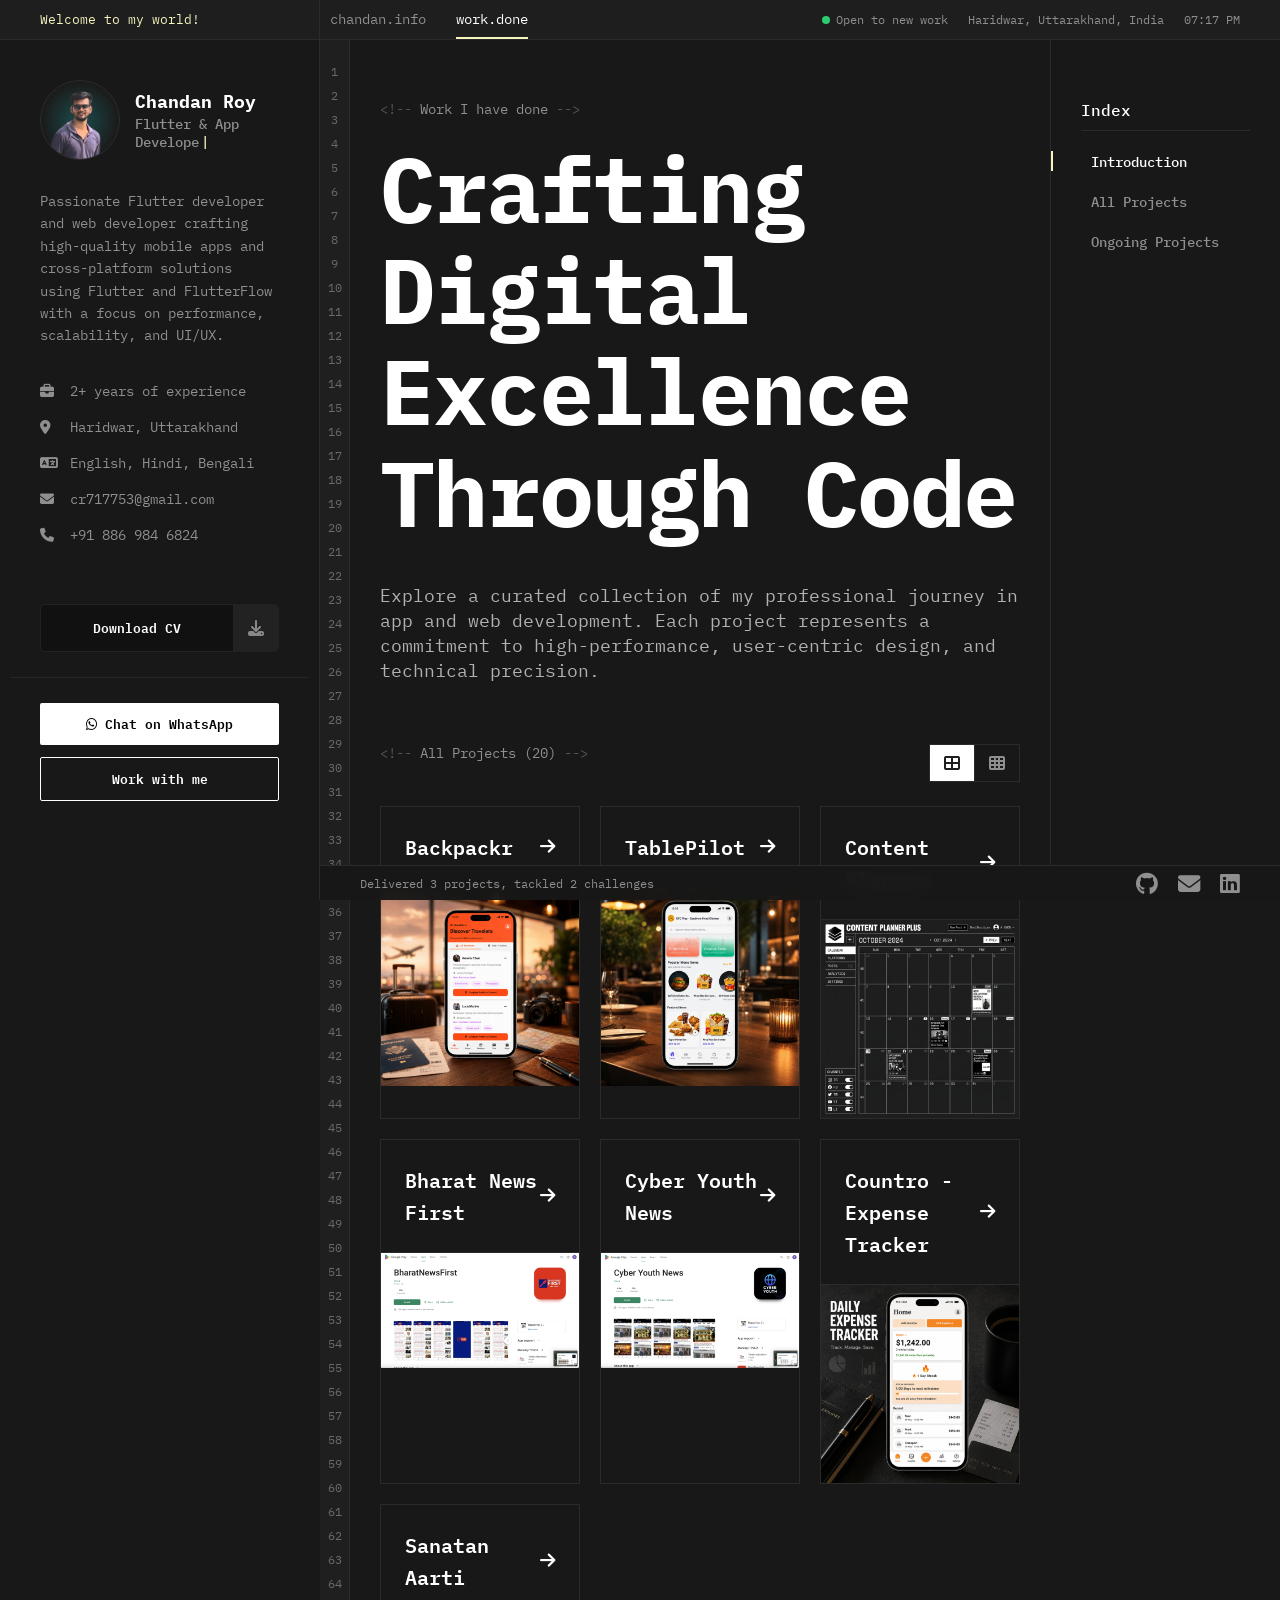
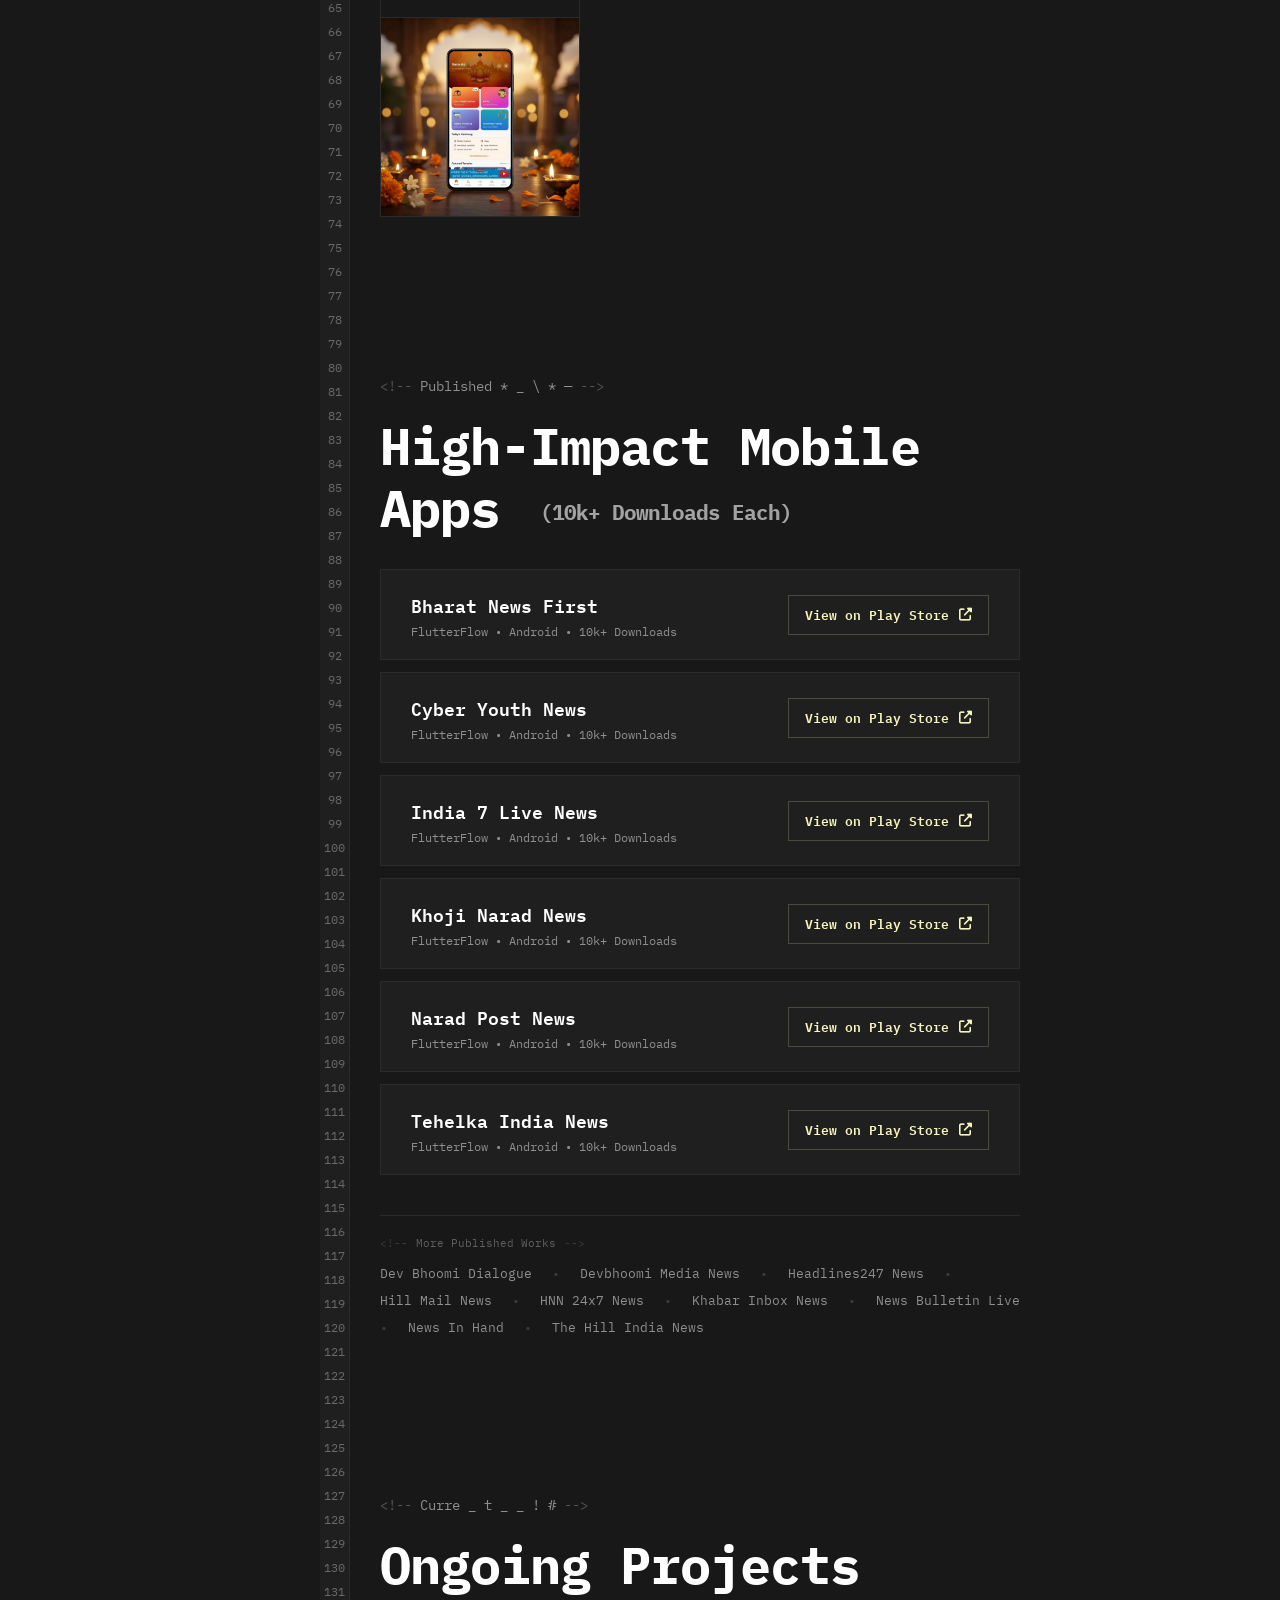
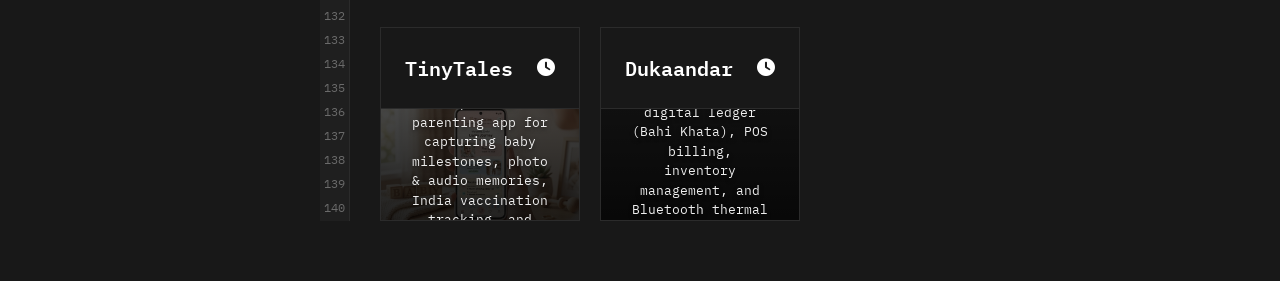
<file: work.html>
<!DOCTYPE html>
<html lang="en">

<head>
    <meta charset="UTF-8">
    <meta name="viewport" content="width=device-width, initial-scale=1.0">
    <title>Work | Chandan Roy – App Developer in Haridwar & Dehradun</title>
    <meta name="description"
        content="Explore projects by Chandan Roy, a Flutter & mobile app developer in Haridwar & Dehradun, Uttarakhand. Custom iOS & Android apps built for businesses across Uttarakhand. Hire a top app developer near you.">
    <meta name="keywords" content="App developer in Haridwar, App developer in Dehradun, App developer in Uttarakhand, Flutter developer Haridwar, Mobile app development Dehradun, Android app developer Uttarakhand, iOS app developer Haridwar, best app developer Uttarakhand, near me app developer, near me flutter developer, near me ios developer, Flutter Developer, Mobile App Developer, Cross-platform Developer, Dart, Firebase, Portfolio, Chandan Roy">
    
    <!-- Open Graph Tags -->
    <meta property="og:title" content="Work | Chandan Roy Portfolio">
    <meta property="og:description" content="Explore high-quality Flutter & web projects by Chandan Roy.">
    <meta property="og:image" content="https://roychandu.github.io/Portfolio/assets/images/profile-image.png">
    <meta property="og:url" content="https://roychandu.github.io/Portfolio/work.html">

    <!-- Google Analytics -->
    <script async src="https://www.googletagmanager.com/gtag/js?id=G-YCXKSJLQ9L"></script>
    <script>
        window.dataLayer = window.dataLayer || [];
        function gtag(){dataLayer.push(arguments);}
        gtag('js', new Date());

        gtag('config', 'G-YCXKSJLQ9L');
    </script>

    <!-- Favicon -->
    <link rel="icon" type="image/png" href="assets/images/favicon.png?v=2">

    <!-- Google Fonts -->
    <link rel="preconnect" href="https://fonts.googleapis.com">
    <link rel="preconnect" href="https://fonts.gstatic.com" crossorigin>
    <link
        href="https://fonts.googleapis.com/css2?family=Geist:wght@400;500;700;800&family=IBM+Plex+Mono:wght@400;500;600;700&display=swap"
        rel="stylesheet">

    <!-- Font Awesome -->
    <link rel="stylesheet" href="https://cdnjs.cloudflare.com/ajax/libs/font-awesome/6.4.0/css/all.min.css">

    <!-- Styles -->
    <link rel="stylesheet" href="css/style.css">
    <link rel="stylesheet" href="components/buttons.css">
    <link rel="stylesheet" href="components/cards.css">
    <link rel="stylesheet" href="components/scroll-reveal.css">
</head>

<body>
    <!-- Full-Width Top Navigation -->
    <header class="top-nav"></header>

    <!-- Left Sidebar (Profile) -->
    <aside class="sidebar-left"></aside>

    <!-- Right Sidebar (Index) -->
    <aside class="sidebar-right">
        <div class="index-title-wrap">
            <h3 class="index-title">Index</h3>
        </div>
        <nav class="sidebar-nav">
            <div class="nav-active-indicator"></div>
            <ul>
                <li><a href="#work-intro" class="sidebar-link active">Introduction</a></li>
                <li><a href="#all-projects" class="sidebar-link">All Projects</a></li>
                <li><a href="#ongoing-projects" class="sidebar-link">Ongoing Projects</a></li>
            </ul>
        </nav>
    </aside>

    <!-- Main Content -->
    <main class="main-content">
        <!-- Line Number Gutter (VS Code Style) -->
        <div class="line-numbers-gutter" id="line-numbers"></div>

        <!-- Work Hero -->
        <section id="work-intro" class="hero-section">
            <div class="container-minimal">
                <div class="pre-title" data-scramble="Work I have done">Work I have done</div>
                <h1 class="section-title-h1">Crafting Digital Excellence Through Code</h1>
                <p class="hero-description">
                    Explore a curated collection of my professional journey in app and web development. Each project
                    represents a commitment to high-performance, user-centric design, and technical precision.
                </p>
            </div>
        </section>

        <!-- Work Grid -->
        <section id="all-projects" class="work-section" style="padding-top: 60px;">
            <div class="container-minimal">
                <div class="work-section-header">
                    <div class="pre-title" id="all-projects-header" data-scramble="All Projects">All Projects</div>
                    <div class="view-toggle" id="work-grid-toggle">
                        <div class="toggle-btn active" data-grid="grid-3"><i class="fas fa-th-large"></i></div>
                        <div class="toggle-btn" data-grid="grid-4"><i class="fas fa-th"></i></div>
                    </div>
                </div>

                <div class="work-grid-brutalist grid-3" id="work-grid">
                    <!-- Dynamically loaded from projects.json -->
                </div>
            </div>
        </section>

        <!-- High-Impact News Apps (10k+ Downloads) -->
        <section id="news-apps" class="work-section">
            <div class="container-minimal">
                <div class="pre-title" data-scramble="Published News Applications">Published News Applications</div>
                <h2 class="section-title-h2">High-Impact Mobile Apps <span
                        style="font-size: 0.4em; vertical-align: middle; opacity: 0.6; margin-left: 10px;">(10k+ Downloads
                        Each)</span></h2>

                <div class="news-apps-list" id="news-apps-grid">
                    <!-- Dynamically loaded from projects.json (simplified view) -->
                </div>

                <div class="other-news-projects" style="margin-top: 40px; padding-top: 20px; border-top: 1px solid var(--border);">
                    <div class="pre-title" style="margin-bottom: 15px; font-size: 11px; opacity: 0.6;">More Published Works</div>
                    <div id="other-news-names" style="display: flex; flex-wrap: wrap; gap: 10px 20px; color: var(--text-slate); font-size: 13px; font-family: var(--font-body);">
                        <!-- Names only list -->
                    </div>
                </div>
            </div>
        </section>

        <!-- Ongoing Projects Section -->
        <section id="ongoing-projects" class="work-section">
            <div class="container-minimal">
                <div class="pre-title" data-scramble="Current Development">Current Development</div>
                <h2 class="section-title-h2">Ongoing Projects</h2>

                <div class="work-grid-brutalist grid-3" id="ongoing-grid">
                    <!-- Dynamically loaded from ongoing.json -->
                </div>
            </div>
        </section>
    </main>

    <!-- Scripts -->
    <script src="js/script.js"></script>
</body>

</html>
</file>
<file: css/style.css>
/* 
 * Chandan Roy - Portfolio Styles
 * Exact Match - Minimalist-Brutalist Aesthetic
 */

* {
    margin: 0;
    padding: 0;
    box-sizing: border-box;
}

html,
body {
    width: 100%;
    overflow-x: hidden;
}

:root {
    /* Framer Project Palette - Exact Matches */
    --bg-graphite: #1F1F1F;
    /* Graphite Gray */
    --bg-jet: #181818;
    /* Jet Black */
    --accent: #F7F4BE;
    /* Lemon Dust */
    --accent-muted: rgba(247, 244, 190, 0.2);
    /* Lemon Dust 20% */
    --text-medium: #B1B1B1;
    /* Medium Gray */
    --text-slate: #8F8F8F;
    /* Slate Gray */
    --text-white: #FFFFFF;
    --border: #2B2B2B;
    /* Charcoal Black */

    /* Typography - Exact Matches */
    --font-heading: 'IBM Plex Mono', monospace;
    --font-body: 'IBM Plex Mono', monospace;

    /* Transitions */
    --transition: all 0.3s cubic-bezier(0.23, 1, 0.32, 1);
    --footer-bottom-offset: 0px;
    --footer-left-offset: 0px;
    --footer-visual-width: auto;
}

/* --- Custom Scrollbar (VS Code Style) --- */
::-webkit-scrollbar {
    width: 0px;
    background: transparent;
}

html {
    scrollbar-width: none;
    /* Firefox */
    -ms-overflow-style: none;
    /* IE/Edge */
}

::-webkit-scrollbar-thumb {
    background: transparent;
}

/* --- Reset & Global --- */
* {
    margin: 0;
    padding: 0;
    box-sizing: border-box;
    -webkit-tap-highlight-color: transparent;
}

html {
    scroll-behavior: smooth;
}

body {
    background-color: var(--bg-jet);
    color: var(--text-white);
    font-family: var(--font-body);
    margin: 0;
    padding: 0;
    overflow-x: hidden;
}

/* SPA-style Dynamic Content Transitions */
.main-content,
.sidebar-right {
    opacity: 1;
    transition: opacity 0.4s cubic-bezier(0.23, 1, 0.32, 1), transform 0.4s cubic-bezier(0.23, 1, 0.32, 1);
    will-change: opacity, transform;
}

.content-exiting {
    opacity: 0;
    transform: translateY(10px);
}

.content-entering {
    opacity: 0;
    transform: translateY(-10px);
}

h1,
h2,
h3,
h4,
h5,
h6 {
    font-family: var(--font-heading);
    color: var(--text-white);
    font-weight: 700;
}

/* Custom Cursor */
.custom-cursor {
    width: 10px;
    height: 10px;
    background-color: var(--accent);
    position: fixed;
    pointer-events: none;
    z-index: 10000;
    border-radius: 50%;
    transform: translate(-50%, -50%);
    transition: width 0.3s, height 0.3s, background-color 0.3s;
}

.custom-cursor.cursor-hover {
    width: 30px;
    height: 30px;
    background-color: transparent;
    border: 1px solid var(--accent);
}

/* --- Left Sidebar (Profile) --- */
.sidebar-left {
    width: 320px;
    height: 100vh;
    position: fixed;
    top: 0;
    left: 0;
    background-color: var(--bg-jet);
    border-right: 1px solid var(--border);
    padding: 40px 30px;
    display: flex;
    flex-direction: column;
    z-index: 1001;
    overflow-y: auto;
}

.profile-header {
    display: flex;
    align-items: center;
    gap: 15px;
    margin-bottom: 30px;
}

.profile-img-box {
    width: 80px;
    height: 80px;
    background-color: #222;
    border-radius: 50%;
    overflow: hidden;
    flex-shrink: 0;
    border: 1px solid var(--border);
}

.profile-img-box img {
    width: 100%;
    height: 100%;
    object-fit: cover;
}

.profile-info h2 {
    font-size: 1.15rem;
    font-weight: 700;
    margin: 0;
    color: var(--text-white);
}

.profile-info p {
    font-size: 0.85rem;
    color: var(--text-slate);
    margin: 2px 0 0;
    font-weight: 500;
    position: relative;
    display: inline-block;
}

#rotating-role::after {
    content: "|";
    margin-left: 2px;
    color: var(--accent);
    animation: blink 1s step-end infinite;
}

@keyframes blink {

    from,
    to {
        opacity: 1;
    }

    50% {
        opacity: 0;
    }
}

.bio-text {
    font-size: 14px;
    line-height: 1.6;
    color: var(--text-slate);
    margin-bottom: 35px;
    font-family: var(--font-body);
}

.sidebar-stats {
    display: flex;
    flex-direction: column;
    gap: 18px;
    margin-bottom: 35px;
}

.stat-item {
    display: flex;
    align-items: center;
    gap: 14px;
    font-size: 0.85rem;
    color: var(--text-slate);
    font-family: var(--font-body);
}

.stat-item i {
    width: 16px;
    font-size: 14px;
    color: var(--text-slate);
}

.stat-link {
    color: inherit;
    text-decoration: none;
    transition: var(--transition);
}

.stat-link:hover {
    color: var(--accent);
}

.download-cv-wrap {
    margin-top: 25px;
    margin-bottom: 25px;
    margin-left: -30px;
    margin-right: -30px;
    padding: 0 30px 25px 30px;
    border-bottom: 1px solid #252525;
}

.btn-download {
    display: flex;
    width: 100%;
    background-color: #111111;
    border: 1px solid #222;
    text-decoration: none;
    border-radius: 4px;
    overflow: hidden;
    transition: var(--transition);
}

.btn-download .btn-text {
    flex: 1;
    padding: 12px 15px;
    color: white;
    font-size: 13px;
    font-weight: 600;
    display: flex;
    align-items: center;
    justify-content: center;
}

.btn-download .btn-icon {
    width: 45px;
    background-color: #222;
    display: flex;
    align-items: center;
    justify-content: center;
    color: #888;
}

.btn-download:hover {
    background-color: #1a1a1a;
    border-color: #333;
}

.sidebar-buttons {
    display: flex;
    flex-direction: column;
    gap: 12px;
}

.btn-schedule {
    background-color: white;
    color: black;
    text-decoration: none;
    padding: 10px 14px;
    text-align: center;
    font-size: 13px;
    font-weight: 600;
    border-radius: 2px;
    transition: var(--transition);
}

.btn-schedule:hover {
    background-color: #f0f0f0;
}

.btn-work {
    background-color: transparent;
    color: white;
    border: 1px solid white;
    text-decoration: none;
    padding: 10px 14px;
    text-align: center;
    font-size: 13px;
    font-weight: 600;
    border-radius: 2px;
    transition: var(--transition);
}

.btn-work:hover {
    background-color: white;
    color: black;
}

.sidebar-social-row {
    display: flex;
    gap: 24px;
    margin-top: auto;
    margin-left: -30px;
    margin-right: -30px;
    padding: 30px 30px 0 30px;
    border-top: 1px solid var(--border);
    justify-content: flex-start;
}

.sidebar-social-row a {
    color: var(--text-slate);
    font-size: 1.2rem;
    transition: var(--transition);
}

.sidebar-social-row a:hover {
    color: var(--text-white);
}

.sidebar-right {
    width: 230px;
    height: 100vh;
    position: fixed;
    top: 30px;
    right: 0;
    background-color: var(--bg-jet);
    border-left: 1px solid var(--border);
    padding: 0;
    display: flex;
    flex-direction: column;
    z-index: 1000;
}

.index-title-wrap {
    padding: 30px 30px 0px 30px;
    width: 100%;
}

.index-title {
    font-size: 16px;
    font-weight: 500;
    margin-bottom: 10px;
    color: var(--text-white);
    padding-bottom: 10px;
    border-bottom: 1px solid var(--border);
}

.sidebar-nav {
    padding: 10px 30px 80px 30px;
    position: relative;
}

.sidebar-nav ul {
    list-style: none;
    display: flex;
    flex-direction: column;
    gap: 20px;
    position: relative;
    padding-left: 10px;
    /* Space for indicator */
}

.nav-active-indicator {
    position: absolute;
    left: 0;
    width: 2px;
    height: 20px;
    background-color: var(--accent);
    transition: transform 0.4s cubic-bezier(0.23, 1, 0.32, 1);
    z-index: 10;
    pointer-events: none;
    will-change: transform;
}

.sidebar-link {
    text-decoration: none;
    color: var(--text-slate);
    font-size: 14px;
    font-weight: 500;
    transition: var(--transition);
}

.sidebar-link:hover,
.sidebar-link.active {
    color: var(--text-white);
}

/* Remove old pseudo-indicator */
.sidebar-link.active::before {
    display: none;
}

/* --- Main Content --- */
.main-content {
    margin-left: 320px;
    margin-right: 230px;
    width: calc(100% - 550px);
    position: relative;
    padding-bottom: 60px;
    display: flex;
    flex-direction: column;
}

.main-content.no-right-sidebar {
    margin-right: 0;
    width: calc(100% - 320px);
}

/* Line Number Gutter (VS Code Style) */
.line-numbers-gutter {
    position: absolute;
    top: 40px;
    /* Start below top-nav */
    left: 0;
    width: 30px;
    height: auto;
    /* Managed by JS */
    border-right: 1px solid var(--border);
    display: flex;
    flex-direction: column;
    align-items: center;
    padding-top: 20px;
    color: #6A6A6A;
    font-family: var(--font-body);
    /* Monospace */
    font-size: 12px;
    line-height: 24px;
    /* Calibrated to match content flow */
    user-select: none;
    pointer-events: none;
    background-color: var(--bg-graphite);
    z-index: 800;
}

/* Shift content to the right to make room for gutter */
.main-content .hero-section,
.main-content .work-section,
.main-content .about-section,
.main-content .services-section,
.main-content .tech-section,
.main-content .blog-section,
.main-content .contact-section,
.main-content .project-detail-hero,
.main-content .project-detail-section {
    padding-left: 60px;
    padding-right: 30px;
    /* 30px gutter + 30px gap = 60px total left offset */
}

/* --- Top Navigation Bar --- */
.top-nav {
    width: 100%;
    height: 40px;
    border-bottom: 1px solid var(--border);
    display: flex;
    align-items: center;
    position: sticky;
    top: 0;
    background-color: rgba(31, 31, 31, 0.8);
    backdrop-filter: blur(10px);
    z-index: 1002;
    /* Above sidebar-left z-index 1001 */
}

.nav-welcome {
    width: 350px;
    /* 320px sidebar + 30px gutter */
    height: 100%;
    display: flex;
    align-items: center;
    padding-left: 30px;
    font-size: 0.8rem;
    color: var(--text-slate);
    border-right: 1px solid var(--border);
    flex-shrink: 0;
}

.mobile-info-btn {
    display: none;
    color: var(--text-slate);
    font-size: 1.15rem;
    cursor: pointer;
    width: 30px;
    height: 100%;
    display: none;
    align-items: center;
    justify-content: center;
    border-right: 1px solid var(--border);
    transition: var(--transition);
}

.mobile-info-btn:hover,
.mobile-info-btn.active {
    color: var(--text-white);
    background: rgba(255, 255, 255, 0.05);
}

.mobile-menu-btn {
    display: none;
    color: var(--text-slate);
    font-size: 1.15rem;
    cursor: pointer;
    width: 40px;
    height: 100%;
    align-items: center;
    justify-content: center;
    border-left: 1px solid var(--border);
    transition: var(--transition);
    margin-left: auto;
}

.mobile-menu-btn:hover,
.mobile-menu-btn.active {
    color: var(--text-white);
    background: rgba(255, 255, 255, 0.05);
}

.nav-links {
    display: flex;
    gap: 30px;
    padding-left: 30px;
    /* Alignment with content padding */
    height: 100%;
}

.nav-link {
    text-decoration: none;
    color: var(--text-slate);
    font-size: 0.85rem;
    font-family: var(--font-heading);
    transition: var(--transition);
    height: 100%;
    display: flex;
    align-items: center;
    border-bottom: 2px solid transparent;
    margin-bottom: -1px;
    /* Align precisely with top-nav border */
}

.nav-link:hover,
.nav-link.active {
    color: var(--text-white);
    border-bottom: 2px solid var(--accent);
}

.status-bar {
    display: flex;
    align-items: center;
    gap: 20px;
    font-size: 0.75rem;
    color: var(--text-slate);
}

.status-dot {
    width: 8px;
    height: 8px;
    background-color: #4CAF50;
    border-radius: 50%;
    display: inline-block;
}

.container-minimal {
    width: 100%;
    margin: 0;
    padding: 0;
}

.pre-title {
    color: var(--text-slate);
    font-family: var(--font-body);
    /* Monospace */
    font-size: 14px;
    text-transform: none;
    letter-spacing: 0;
    margin-bottom: 20px;
    display: flex;
    align-items: center;
    gap: 8px;
    opacity: 0.8;
}

.pre-title::before {
    content: "<!--";
    opacity: 0.5;
}

.pre-title::after {
    content: "-->";
    opacity: 0.5;
}

.section-title-h1 {
    font-size: 92px;
    line-height: 1.1;
    margin-bottom: 40px;
    letter-spacing: -2px;
    font-weight: 700;
}

.section-title-h2 {
    font-size: 52px;
    line-height: 1.2;
    margin-bottom: 30px;
    letter-spacing: -1px;
    font-weight: 700;
}

/* --- Hero Section --- */
.hero-section {
    padding: 60px 0 0 0;
    overflow: hidden;
}

.hero-description {
    font-size: 18px;
    color: var(--text-medium);
    max-width: 700px;
    line-height: 1.4;
}

/* --- Work Section --- */
.work-section {
    padding: 160px 0 0 0;
    overflow: hidden;
}

.work-section-header {
    display: flex;
    justify-content: space-between;
    align-items: flex-end;
    margin-bottom: 24px;
}

.view-toggle {
    display: flex;
    border: 1px solid var(--border);
    background: var(--bg-jet);
}

.toggle-btn {
    padding: 10px 14px;
    cursor: pointer;
    color: var(--text-slate);
    transition: var(--transition);
    border-left: 1px solid var(--border);
    display: flex;
    align-items: center;
    justify-content: center;
}

.toggle-btn:first-child {
    border-left: none;
}

.toggle-btn.active {
    background: var(--text-white);
    color: var(--bg-graphite);
}

.work-grid-brutalist {
    display: grid;
    gap: 20px;
}

.work-grid-brutalist.grid-3 {
    grid-template-columns: repeat(3, 1fr);
}

.work-grid-brutalist.grid-4 {
    grid-template-columns: repeat(4, 1fr);
}

.work-grid-brutalist.grid-5 {
    grid-template-columns: repeat(5, 1fr);
}

.work-grid-brutalist.grid-6 {
    grid-template-columns: repeat(6, 1fr);
}

/* --- News Apps Simplified List --- */
.news-apps-list {
    display: flex;
    flex-direction: column;
    gap: 12px;
    margin-top: 30px;
}

.news-app-item {
    display: flex;
    justify-content: space-between;
    align-items: center;
    padding: 20px 30px;
    background: var(--bg-graphite);
    border: 1px solid var(--border);
    transition: var(--transition);
}

.news-app-item:hover {
    border-color: var(--accent);
    background: #252525;
}

.news-app-info {
    display: flex;
    flex-direction: column;
    gap: 4px;
    text-decoration: none;
    transition: var(--transition);
}

.news-app-info:hover .news-app-title {
    color: var(--accent);
}

.news-app-title {
    font-size: 18px;
    font-weight: 600;
    color: var(--text-white);
    transition: var(--transition);
}

.news-app-meta {
    font-size: 12px;
    color: var(--text-slate);
    font-family: var(--font-body);
}

.news-name-link {
    color: inherit;
    text-decoration: none;
    transition: var(--transition);
}

.news-name-link:hover {
    color: var(--accent);
}

.separator {
    opacity: 0.3;
}

.news-app-link {
    display: flex;
    align-items: center;
    gap: 10px;
    text-decoration: none;
    color: var(--accent);
    font-size: 13px;
    font-weight: 600;
    padding: 8px 16px;
    border: 1px solid var(--accent-muted);
    transition: var(--transition);
}

.news-app-link:hover {
    background: var(--accent);
    color: var(--bg-jet);
}

.work-cta-wrap {
    display: flex;
    flex-direction: column;
    align-items: flex-end;
    gap: 20px;
    padding-top: 30px;
}

.work-cta-text {
    max-width: 280px;
    text-align: right;
    font-size: 14px;
    color: var(--text-slate);
}

/* --- About Section --- */
.about-section {
    padding: 160px 0 0 0;
}

.about-layout {
    display: grid;
    grid-template-columns: 1fr 30%;
    gap: 60px;
    align-items: start;
    margin-top: 40px;
}

.about-main-content {
    display: flex;
    flex-direction: column;
    gap: 40px;
}

.about-text-highlighter {
    font-size: 1.1rem;
    line-height: 1.8;
    color: var(--text-slate);
}

.about-text-highlighter .hl {
    color: #111111;
    background-color: #dcdcb4;
    padding: 0 4px;
    font-weight: 500;
}

.about-sidebar {
    position: sticky;
    top: 100px;
    height: fit-content;
    align-self: start;
}

.about-profile-card {
    border: 1px solid var(--border);
    background-color: #161616;
    overflow: hidden;
    will-change: transform;
    transition: transform 0.1s ease-out;
    /* Smooth parallax */
}

.profile-img-wrap {
    width: 100%;
    aspect-ratio: 4 / 5;
    overflow: hidden;
    border-bottom: 1px solid var(--border);
}

.profile-img-wrap img {
    width: 100%;
    height: 100%;
    object-fit: cover;
    display: block;
}

.profile-footer-social {
    padding: 10px 24px;
    display: flex;
    justify-content: flex-start;
    align-items: center;
    gap: 15px;
    background-color: #161616;
}

.profile-footer-social span {
    font-family: var(--font-body);
    font-size: 13px;
    color: var(--text-slate);
    letter-spacing: 0.5px;
}

.social-icons-mini {
    display: flex;
    gap: 15px;
}

.social-icons-mini a {
    color: var(--text-slate);
    display: flex;
    justify-content: center;
    align-items: center;
    font-size: 18px;
    text-decoration: none;
    transition: var(--transition);
}

.social-icons-mini a:hover {
    color: var(--accent);
    transform: scale(1.2);
}

/* Experience List */
.experience-wrap {
    margin-top: 80px;
}

.experience-list {
    display: flex;
    flex-direction: column;
}

.experience-item {
    display: flex;
    justify-content: space-between;
    align-items: center;
    padding: 28px 0;
    border-bottom: 1px solid var(--border);
    transition: var(--transition);
    text-decoration: none;
    color: inherit;
}

.experience-item:hover {
    background-color: rgba(255, 255, 255, 0.02);
    padding-left: 12px;
}

.exp-year {
    font-family: var(--font-body);
    font-size: 0.85rem;
    color: var(--text-slate);
    width: 160px;
    flex-shrink: 0;
}

.exp-role {
    font-size: 1.1rem;
    font-weight: 500;
    color: var(--text-white);
    flex: 1;
}

.exp-company {
    font-family: var(--font-body);
    font-size: 0.9rem;
    color: var(--text-slate);
    text-align: right;
    opacity: 0.8;
}

/* --- Services Section --- */
.services-section {
    padding: 160px 0 0 0;
}

.service-item-block {
    margin-bottom: 60px;
}

.service-item-title {
    font-size: 1.5rem;
    font-weight: 700;
    color: var(--text-white);
    margin-bottom: 30px;
}

.feature-grid-3col {
    display: grid;
    grid-template-columns: repeat(3, 1fr);
    gap: 20px 40px;
}

.feature-list-item {
    font-family: var(--font-body);
    font-size: 14px;
    color: var(--text-slate);
    line-height: 1.6;
    position: relative;
    padding-left: 20px;
    transition: var(--transition);
}

.feature-list-item::before {
    content: "•";
    position: absolute;
    left: 0;
    top: 0;
    color: var(--text-slate);
}

.feature-list-item:hover {
    color: var(--text-white);
}

/* --- Tech Stack --- */
.tech-section {
    padding: 160px 0 0 0;
}

.tech-grid-6col {
    display: grid;
    grid-template-columns: repeat(6, 1fr);
    border-left: 1px solid var(--border);
    border-top: 1px solid var(--border);
    margin-top: 40px;
}

.tech-cell {
    height: 180px;
    display: flex;
    flex-direction: column;
    justify-content: space-between;
    padding: 15px;
    background-color: #121212;
    border-right: 1px solid var(--border);
    border-bottom: 1px solid var(--border);
    transition: var(--transition);
}

.tech-cell:hover {
    background-color: #1a1a1a;
}

.tech-name {
    font-family: var(--font-body);
    font-size: 11px;
    text-transform: capitalize;
    letter-spacing: 0.5px;
    color: var(--text-white);
    line-height: 1.2;
}

.tech-icon-box {
    display: flex;
    justify-content: center;
    align-items: center;
    flex: 1;
}

.tech-icon-box img {
    width: 48px;
    height: 48px;
    object-fit: contain;
    transition: var(--transition);
}

.tech-cell:hover .tech-icon-box img {
    transform: scale(1.1);
}

.tech-percentage {
    font-family: var(--font-body);
    font-size: 11px;
    color: var(--text-white);
    text-align: right;
}

/* --- Blog Section --- */
.blog-section {
    padding: 160px 0 130px 0;
    max-width: 602px;
}

.blog-grid-3col {
    display: grid;
    grid-template-columns: 2fr 1fr;
    border-left: 1px solid var(--border);
    margin-top: 40px;
}

.blog-item-card {
    padding: 40px;
    border-right: 1px solid var(--border);
    border-bottom: 1px solid var(--border);
    border-top: 1px solid var(--border);
    text-decoration: none;
    display: flex;
    flex-direction: column;
    gap: 10px;
}

.blog-item-date {
    font-size: 12px;
    color: var(--text-slate);
}

.blog-item-title {
    font-size: 18px;
    font-weight: 600;
    color: var(--text-white);
}

.blog-cta-cell {
    display: flex;
    justify-content: center;
    align-items: center;
    border-right: 1px solid var(--border);
    border-bottom: 1px solid var(--border);
    border-top: 1px solid var(--border);
    background-color: var(--bg-graphite);
}

/* --- Contact Section --- */
.contact-section {
    padding: 130px 0 230px 0;
}

.contact-layout {
    display: grid;
    grid-template-columns: 0.8fr 1fr;
    gap: 30px;
}

.contact-form-grid {
    display: grid;
    grid-template-columns: 1fr 1fr;
    gap: 30px;
}

.form-full-width {
    grid-column: span 2;
}

.form-field {
    display: flex;
    flex-direction: column;
    gap: 10px;
}

.form-field label {
    font-size: 14px;
    color: var(--text-white);
    display: flex;
    gap: 2px;
}

.required-star {
    font-size: 12px;
    color: var(--text-slate);
}

.input-brutalist {
    background: transparent;
    border: none;
    border-bottom: 1px solid var(--border);
    padding: 10px 0;
    color: var(--text-white);
    font-family: var(--font-body);
    font-size: 16px;
    outline: none;
    transition: var(--transition);
}

.input-brutalist:focus {
    border-color: var(--accent);
}

.input-brutalist.invalid {
    border-color: #ff4d4d;
}

.error-msg {
    color: #ff4d4d;
    font-size: 11px;
    margin-top: 4px;
    min-height: 14px;
    font-family: var(--font-mono);
    text-transform: uppercase;
}

/* --- Scramble Animation Utilities --- */
[data-scramble] {
    opacity: 0;
}

.scramble-active {
    opacity: 1 !important;
}

/* --- Top Navigation Bar (Full Width) --- */
.top-nav {
    width: 100%;
    height: 40px;
    border-bottom: 1px solid var(--border);
    display: flex;
    justify-content: flex-start;
    /* Align everything to the left by default */
    align-items: center;
    position: fixed;
    top: 0;
    left: 0;
    background-color: rgba(31, 31, 31, 0.95);
    backdrop-filter: blur(10px);
    z-index: 1100;
}

.nav-welcome {
    width: 320px;
    height: 100%;
    display: flex;
    align-items: center;
    padding-left: 40px;
    border-right: 1px solid var(--border);
    font-size: 0.8rem;
    color: var(--accent);
    font-family: var(--font-body);
}

.nav-links {
    display: flex;
    gap: 30px;
    padding-left: 10px;
}

.nav-link {
    text-decoration: none;
    color: var(--text-slate);
    font-size: 0.85rem;
    font-family: var(--font-heading);
    transition: var(--transition);
}

.nav-link:hover,
.nav-link.active {
    color: var(--text-white);
}

.status-bar {
    width: 230px;
    height: 100%;
    margin-left: auto;
    /* Push to the right edge */
    display: flex;
    align-items: center;
    justify-content: flex-end;
    padding-right: 40px;
    gap: 20px;
    border-left: none;
    /* Removed vertical line */
    font-size: 0.75rem;
    color: var(--text-slate);
    white-space: nowrap;
}

.status-item {
    display: flex;
    align-items: center;
    gap: 6px;
}

.status-dot {
    width: 8px;
    height: 8px;
    background-color: #2ecc71;
    border-radius: 50%;
}

/* --- Sidebar Left --- */
.sidebar-left {
    position: fixed;
    top: 40px;
    left: 0;
    width: 320px;
    height: calc(100vh - 40px);
    /* Goes all the way to bottom */
    background-color: var(--bg-jet);
    border-right: 1px solid var(--border);
    padding: 40px;
    display: flex;
    flex-direction: column;
    z-index: 1000;
    overflow-y: auto;
}

/* --- Sidebar Right --- */
.sidebar-right {
    position: fixed;
    top: 40px;
    right: 0;
    width: 230px;
    height: calc(100vh - 75px);
    background-color: var(--bg-jet);
    border-left: 1px solid var(--border);
    padding-top: 30px;
    display: flex;
    flex-direction: column;
    z-index: 1000;
    overflow-y: auto;
}

/* --- Main Content Area Adjustments --- */
.main-content {
    margin-left: 320px;
    margin-right: 230px;
    width: calc(100% - 550px);
    position: relative;
    padding-top: 40px;
    padding-bottom: 60px;
    display: flex;
    flex-direction: column;
}

/* --- Sticky Footer Status Bar --- */
.main-footer-status {
    position: fixed;
    bottom: var(--footer-bottom-offset);
    left: 320px;
    right: 0;
    width: auto;
    height: 35px;
    background-color: rgba(24, 24, 24, 0.95);
    backdrop-filter: blur(10px);
    border-top: 1px solid var(--border);
    padding: 0 40px;
    display: flex;
    justify-content: space-between;
    align-items: center;
    font-size: 0.75rem;
    color: var(--text-slate);
    z-index: 1200;
    opacity: 1;
    visibility: visible;
}

.delivered-status {
    display: flex;
    align-items: center;
    gap: 10px;
    font-family: var(--font-body);
}

.social-icons-footer {
    display: flex;
    gap: 20px;
}

.social-icons-footer a {
    color: var(--text-slate);
    font-size: 1.4rem;
    transition: var(--transition);
}

.mobile-cv-icon {
    display: none;
}

.social-icons-footer a:hover {
    color: var(--text-white);
}

/* --- Responsive Updates --- */
@media (max-width: 1200px) {

    .sidebar-right,
    .status-bar {
        display: none;
    }

    .main-content {
        margin-right: 0;
        width: calc(100% - 320px);
    }

    .top-nav {
        justify-content: flex-start;
    }

    .work-grid-brutalist.grid-4 {
        grid-template-columns: repeat(3, 1fr);
    }
}

@media (max-width: 992px) {

    .sidebar-left {
        display: flex;
        /* Changed from none to allow animation */
        visibility: hidden;
        opacity: 0;
        pointer-events: none;
        position: fixed;
        top: 40px;
        left: 0;
        height: auto;
        max-height: 85vh;
        width: fit-content;
        min-width: 300px;
        max-width: 100%;
        background-color: var(--bg-graphite);
        border-right: 1px solid var(--border);
        border-bottom: 1px solid var(--border);
        z-index: 1000;
        box-shadow: 10px 10px 30px rgba(0, 0, 0, 0.5);
        overflow-y: auto;
        padding: 30px 20px;
        transform: translateY(-10px);
        transition: opacity 0.5s cubic-bezier(0.23, 1, 0.32, 1),
            transform 0.5s cubic-bezier(0.23, 1, 0.32, 1),
            visibility 0.5s;
    }

    .nav-welcome {
        display: none;
    }

    .mobile-info-btn {
        display: flex;
    }

    .sidebar-left.mobile-active {
        visibility: visible;
        opacity: 1;
        pointer-events: all;
        transform: translateY(0);
    }

    .mobile-menu-btn {
        display: flex;
    }

    .sidebar-right {
        display: flex;
        visibility: hidden;
        opacity: 0;
        pointer-events: none;
        position: fixed;
        top: 40px;
        right: 0;
        height: auto;
        max-height: 85vh;
        width: fit-content;
        min-width: 250px;
        max-width: 100%;
        background-color: var(--bg-graphite);
        border-left: 1px solid var(--border);
        border-bottom: 1px solid var(--border);
        z-index: 1000;
        box-shadow: -10px 10px 30px rgba(0, 0, 0, 0.5);
        overflow-y: auto;
        flex-direction: column;
        transform: translateY(-10px);
        transition: opacity 0.5s cubic-bezier(0.23, 1, 0.32, 1),
            transform 0.5s cubic-bezier(0.23, 1, 0.32, 1),
            visibility 0.5s;
    }

    .sidebar-right.mobile-active {
        visibility: visible;
        opacity: 1;
        pointer-events: all;
        transform: translateY(0);
    }

    .sidebar-right.mobile-active .sidebar-nav {
        padding-bottom: 30px;
    }

    .main-content {
        margin-left: 0;
        margin-right: 0;
        width: 100%;
    }

    .main-footer-status {
        left: 0;
        right: 0;
        width: auto;
    }

    .work-grid-brutalist.grid-3,
    .work-grid-brutalist.grid-4 {
        grid-template-columns: repeat(2, 1fr);
    }

    .view-toggle {
        display: none !important;
    }

    .status-bar {
        display: none !important;
    }

    .mobile-cv-icon {
        display: flex;
    }

    .main-content .hero-section,
    .main-content .work-section,
    .main-content .about-section,
    .main-content .services-section,
    .main-content .tech-section,
    .main-content .blog-section,
    .main-content .contact-section,
    .main-content .project-detail-hero,
    .main-content .project-detail-section {
        padding-left: 45px;
        padding-right: 15px;
    }
}

/* Mobile Overrides */
@media (max-width: 768px) {
    body {
        padding-bottom: calc(52px + env(safe-area-inset-bottom, 0px));
    }

    .main-content {
        padding-bottom: calc(72px + env(safe-area-inset-bottom, 0px));
    }

    .main-footer-status {
        left: var(--footer-left-offset);
        right: auto;
        width: var(--footer-visual-width);
        max-width: 100vw;
        min-height: 44px;
        height: auto;
        bottom: calc(var(--footer-bottom-offset) + env(safe-area-inset-bottom, 0px));
        padding: 8px 14px;
        gap: 14px;
        font-size: 0.68rem;
        line-height: 1.25;
    }

    .delivered-status {
        flex: 1 1 auto;
        min-width: 0;
        white-space: nowrap;
        overflow: hidden;
        text-overflow: ellipsis;
    }

    .social-icons-footer {
        flex-shrink: 0;
        gap: 14px;
    }

    .social-icons-footer a {
        font-size: 1.12rem;
        line-height: 1;
    }

    .section-title-h1 {
        font-size: 42px;
    }

    .section-title-h2 {
        font-size: 28px;
    }

    .about-layout,
    .contact-layout,
    .tech-grid-6col,
    .feature-grid-3col,
    .work-grid-brutalist.grid-3,
    .work-grid-brutalist.grid-4 {
        grid-template-columns: 1fr;
    }
}

/* --- Project Detail Page --- */
.project-detail-hero {
    padding-top: 60px;
    padding-bottom: 60px;
}

.back-link {
    display: inline-flex;
    align-items: center;
    gap: 10px;
    text-decoration: none;
    color: #C5C58D;
    /* Pale yellow from image */
    font-family: var(--font-body);
    font-size: 14px;
    font-weight: 500;
    margin-bottom: 40px;
    transition: var(--transition);
}

.back-link:hover {
    opacity: 0.8;
}

.detail-title {
    font-size: 64px;
    font-weight: 800;
    margin-bottom: 40px;
    color: var(--text-white);
}

.detail-comment-label {
    color: #6A6A6A;
    font-family: var(--font-body);
    font-size: 12px;
    margin-bottom: 20px;
    user-select: none;
}

.detail-hero-text {
    font-size: 15px;
    line-height: 1.8;
    color: var(--text-slate);
    max-width: 650px;
    margin-bottom: 20px;
    font-family: var(--font-body);
}

.detail-divider {
    width: 100%;
    max-width: 650px;
    height: 1px;
    background-color: var(--border);
    margin: 20px 0;
}

.project-meta-row {
    display: flex;
    gap: 120px;
    padding: 0;
    margin-bottom: 20px;
    align-items: flex-start;
}

.meta-item {
    display: flex;
    flex-direction: column;
    gap: 15px;
}

.cta-column {
    display: flex;
    flex-direction: column;
    gap: 12px;
    min-width: 200px;
}

.cta-column i {
    font-size: 20px;
}

.meta-label {
    font-size: 14px;
    color: #6A6A6A;
    font-family: var(--font-body);
}

.meta-value {
    font-size: 16px;
    font-weight: 500;
    color: var(--text-white);
    font-family: var(--font-body);
}

.meta-cta {
    margin-left: auto;
}

.detail-hero-img-box {
    width: 100%;
    margin-top: 40px;
    border-radius: 8px;
    overflow: hidden;
    background-color: #1a1a1a;
}

.detail-hero-img-box img {
    width: 100%;
    height: auto;
    display: block;
}

.project-detail-section {
    padding: 80px 0;
}

.detail-section-header {
    margin-bottom: 30px;
}

.detail-text-block {
    max-width: 800px;
    font-size: 16px;
    line-height: 1.7;
    color: var(--text-slate);
}

.detail-text-block h3 {
    color: var(--accent);
    margin: 10px 0 5px 0;
    /* font-size: 1.4rem; */
    font-family: var(--font-body);
}

.detail-text-block p {
    margin-bottom: 1.5rem;
}

.detail-text-block ul {
    margin: 20px 0;
    padding-left: 20px;
}

.detail-text-block li {
    list-style: disc;
    margin-bottom: 10px;
    padding-left: 5px;
}

.detail-text-block strong {
    color: var(--accent);
}

.feature-bullet-list {
    list-style: none;
    padding: 0;
    max-width: 800px;
}

.feature-bullet-list li {
    padding: 12px 0 12px 24px;
    position: relative;
    border-bottom: 1px solid rgba(255, 255, 255, 0.05);
    color: var(--text-slate);
    font-size: 15px;
    line-height: 1.5;
}

.feature-bullet-list li::before {
    content: "•";
    position: absolute;
    left: 0;
    color: var(--text-white);
}

.tech-grid-details {
    display: grid;
    grid-template-columns: 1fr 1fr;
    gap: 60px;
    margin-top: 20px;
}

.tech-detail-col h3 {
    font-size: 12px;
    text-transform: uppercase;
    letter-spacing: 1px;
    color: var(--text-white);
    margin-bottom: 20px;
    font-family: var(--font-body);
}

.tech-detail-col ul {
    list-style: none;
    padding: 0;
}

.tech-detail-col li {
    font-size: 14px;
    color: var(--text-slate);
    padding: 8px 0;
    border-bottom: 1px solid rgba(255, 255, 255, 0.03);
}

.stats-grid-brutalist {
    display: grid;
    grid-template-columns: repeat(4, 1fr);
    gap: 40px;
    margin-top: 20px;
}

.stat-card {
    display: flex;
    flex-direction: column;
    gap: 12px;
}

.stat-number {
    font-size: 36px;
    font-weight: 500;
    color: var(--text-white);
    letter-spacing: -1px;
    font-family: var(--font-header);
}

.stat-info {
    font-size: 14px;
    line-height: 1.6;
    color: var(--text-slate);
    font-family: var(--font-body);
    max-width: 200px;
}

.see-more-title {
    font-size: 42px;
    font-weight: 700;
    margin-bottom: 50px;
    color: var(--text-white);
}

.see-more-title .text-muted {
    color: #444;
}

/* Grid Override for 2-column detail view */
.grid-2 {
    grid-template-columns: repeat(2, 1fr) !important;
}

@media (max-width: 1024px) {
    .detail-title {
        font-size: 60px;
    }

    .project-meta-row {
        flex-wrap: wrap;
        gap: 30px;
    }

    .stats-grid-brutalist {
        grid-template-columns: repeat(2, 1fr);
    }

    .stat-card:nth-child(2) {
        border-right: none;
    }

    .stat-card {
        border-bottom: 1px solid var(--border);
    }
}

.full-divider {
    width: 100%;
    height: 1px;
    background-color: var(--border);
    margin-top: 20px;
    margin-bottom: 0;
}

.project-hero-image-wrap {
    width: 100%;
    margin-top: 30px;
    border-radius: 4px;
    overflow: hidden;
    background-color: var(--bg-graphite);
}

.project-hero-image-wrap img {
    width: 100%;
    height: auto;
    display: block;
}

.screenshot-card {
    border: 1px solid var(--border);
    border-radius: 4px;
    overflow: hidden;
    background-color: var(--bg-graphite);
    transition: var(--transition);
}

.screenshot-card:hover {
    border-color: var(--text-white);
}

.screenshot-card img {
    width: 100%;
    height: auto;
    display: block;
}

/* Video Player */
.video-player-container {
    margin-top: 40px;
    background: #0d0d0d;
    border: 1px solid var(--border);
    position: relative;
}

.video-wrapper {
    width: 100%;
    aspect-ratio: 16 / 9;
    background: #000;
}

.video-wrapper video {
    width: 100%;
    height: 100%;
    object-fit: contain;
}

/* Project Detail Highlights */
.detail-highlights-row {
    display: flex;
    flex-wrap: wrap;
    gap: 15px;
    margin-top: 25px;
    margin-bottom: 25px;
}

.detail-highlight-item {
    font-size: 0.85rem;
    font-family: var(--font-mono);
    padding: 4px 10px;
    background-color: #dcdcb4;
    /* Highlighter Yellow */
    color: #111;
    font-weight: 600;
    text-transform: uppercase;
    letter-spacing: 0.5px;
}

/* Project Header Actions */
.project-header-actions {
    display: flex;
    justify-content: space-between;
    align-items: center;
    margin-bottom: 40px;
}

.video-shortcut-badge {
    display: flex;
    align-items: center;
    gap: 10px;
    padding: 8px 16px;
    background: rgba(220, 220, 180, 0.1);
    border: 1px solid var(--accent);
    color: var(--accent);
    text-decoration: none;
    font-size: 0.8rem;
    font-weight: 600;
    text-transform: uppercase;
    letter-spacing: 1px;
    transition: var(--transition);
}

.video-shortcut-badge:hover {
    background: var(--accent);
    color: var(--bg-graphite);
    transform: translateY(-2px);
    box-shadow: 0 4px 12px rgba(220, 220, 180, 0.2);
}

.video-shortcut-badge i {
    font-size: 10px;
}

/* --- Nested Feature Lists --- */
.nested-feature-item {
    list-style: none !important;
    margin-bottom: 30px;
    padding-left: 0 !important;
    /* Remove parent padding */
    border-bottom: none !important;
    /* Remove parent border */
}

.nested-feature-item::before {
    display: none !important;
    /* Hide the bullet for numbered items */
}

.feature-main-row {
    display: flex;
    align-items: baseline;
    gap: 12px;
    margin-bottom: 12px;
}

.feature-main-row strong {
    color: var(--accent);
    font-size: 1.1rem;
}

.feature-number {
    color: var(--accent);
    font-family: var(--font-body);
    font-weight: 700;
    font-size: 1.2rem;
}

.nested-bullet-list {
    list-style: none;
    padding-left: 28px;
    display: flex;
    flex-direction: column;
    gap: 10px;
}

.nested-bullet-list li {
    position: relative;
    padding-left: 20px;
    font-size: 14px;
    color: var(--text-slate);
    line-height: 1.5;
}

.nested-bullet-list li::before {
    content: "•";
    position: absolute;
    left: 0;
    color: var(--accent);
    opacity: 0.6;
}

/* --- Lightbox Styles --- */
.lightbox-overlay {
    display: none;
    position: fixed;
    z-index: 2500;
    /* High enough to stay above everything */
    left: 0;
    top: 0;
    width: 100%;
    height: 100%;
    background-color: rgba(15, 15, 15, 0.1);
    /* Restoring opacity as 0.214 was likely a user mistake */
    backdrop-filter: blur(8px);
    align-items: center;
    justify-content: center;
    flex-direction: column;
}

.lightbox-content {
    margin: auto;
    display: block;
    max-width: 90%;
    max-height: 85vh;
    box-shadow: 0 0 40px rgba(0, 0, 0, 0.8);
    border: 1px solid rgba(255, 255, 255, 0.1);
    border-radius: 4px;
}

.lightbox-close {
    color: #f1f1f1;
    font-size: 35px;
    font-weight: 300; /* Lighter cross for better aesthetic */
    transition: 0.3s;
    cursor: pointer;
    width: 45px;
    height: 45px;
    display: flex;
    align-items: center;
    justify-content: center;
    background: rgba(255, 255, 255, 0.1);
    border-radius: 50%;
    z-index: 2503;
    flex-shrink: 0;
}

.lightbox-close:hover {
    color: var(--accent);
    background: rgba(255, 255, 255, 0.2);
}

#lightbox-top-meta {
    position: absolute;
    top: 0;
    left: 0;
    width: 100%;
    padding: 30px 40px;
    display: flex;
    justify-content: space-between;
    align-items: center;
    z-index: 2502;
    background: linear-gradient(to bottom, rgba(0, 0, 0, 0.6), transparent);
}

#lightbox-caption {
    margin: 0;
    display: block;
    text-align: left;
    color: var(--text-white);
    font-family: var(--font-body);
    font-size: 0.95rem;
    letter-spacing: 0.5px;
}

.lightbox-project-title {
    color: var(--accent);
    font-weight: 600;
    text-transform: uppercase;
    font-size: 0.85rem;
}

.lightbox-sep {
    margin: 0 12px;
    color: var(--text-slate);
    opacity: 0.4;
}

.lightbox-screen-name {
    color: var(--text-slate);
    font-weight: 400;
}

#lightbox-counter {
    margin-top: 25px;
    font-family: var(--font-body);
    font-size: 0.8rem;
    color: var(--text-white);
    background: rgba(255, 255, 255, 0.08);
    padding: 6px 16px;
    border-radius: 30px;
    border: 1px solid rgba(255, 255, 255, 0.1);
    backdrop-filter: blur(5px);
}

@media (max-width: 768px) {
    #lightbox-top-meta {
        padding: 15px 20px;
        flex-direction: row;
        justify-content: space-between;
        align-items: center;
        gap: 15px;
    }

    #lightbox-caption {
        text-align: left;
        font-size: 0.85rem;
    }
    
    .lightbox-close {
        width: 40px;
        height: 40px;
        font-size: 30px;
    }
}

.lightbox-nav-btn {
    position: absolute;
    top: 50%;
    transform: translateY(-50%);
    color: #f1f1f1;
    font-size: 30px;
    cursor: pointer;
    z-index: 2501;
    width: 60px;
    height: 60px;
    display: flex;
    align-items: center;
    justify-content: center;
    background: rgba(255, 255, 255, 0.05);
    border-radius: 50%;
    transition: 0.3s;
    user-select: none;
}

.lightbox-nav-btn:hover {
    color: var(--accent);
    background: rgba(255, 255, 255, 0.15);
}

.lightbox-nav-btn.prev {
    left: 30px;
}

.lightbox-nav-btn.next {
    right: 30px;
}

@media (max-width: 768px) {
    .lightbox-nav-btn {
        width: 45px;
        height: 45px;
        font-size: 20px;
        background: rgba(0, 0, 0, 0.5);
    }

    .lightbox-nav-btn.prev {
        left: 10px;
    }

    .lightbox-nav-btn.next {
        right: 10px;
    }
}

/* Animation */
.lightbox-content,
#lightbox-caption {
    animation: lightboxZoom 0.4s cubic-bezier(0.23, 1, 0.32, 1);
}

@keyframes lightboxZoom {
    from {
        transform: scale(0.95);
        opacity: 0;
    }

    to {
        transform: scale(1);
        opacity: 1;
    }
}

@media (max-width: 992px) {
    .lightbox-content {
        max-width: 95%;
        max-height: 75vh;
    }

    .lightbox-close {
        top: 10px;
        right: 15px;
        font-size: 35px;
    }
}

/* --- Image Interactivity --- */
.screenshot-card img,
.project-hero-image-wrap img,
.work-card img {
    cursor: pointer;
    transition: filter 0.3s ease;
}

.screenshot-card img:hover,
.project-hero-image-wrap img:hover,
.work-card img:hover {
    filter: brightness(1.1);
}
</file>
<file: components/buttons.css>
/* 
 * Reusable Button Components
 */

.btn-primary {
    display: inline-block;
    padding: 8px 32px;
    background-color: var(--text-white);
    color: var(--bg-graphite);
    font-family: var(--font-body);
    font-size: 16px;
    font-weight: 500;
    text-decoration: none;
    text-align: center;
    border: none;
    cursor: pointer;
    transition: var(--transition);
}

.btn-primary:hover {
    background-color: var(--accent);
    transform: translateY(-2px);
    box-shadow: 0 5px 15px rgba(0, 0, 0, 0.3);
}

.btn-secondary {
    display: inline-block;
    padding: 8px 32px;
    background-color: transparent;
    color: var(--text-white);
    border: 1px solid var(--text-white);
    font-family: var(--font-body);
    font-size: 16px;
    font-weight: 500;
    text-decoration: none;
    text-align: center;
    cursor: pointer;
    transition: var(--transition);
}

.btn-secondary:hover {
    background-color: var(--text-white);
    color: var(--bg-graphite);
    transform: translateY(-2px);
}

.btn-minimal {
    background: none;
    border: none;
    color: var(--text-white);
    font-family: var(--font-body);
    font-size: 14px;
    cursor: pointer;
    padding: 5px 10px;
    border: 1px solid transparent;
    transition: var(--transition);
}

.btn-minimal:hover {
    border-color: var(--border);
    background-color: rgba(255, 255, 255, 0.05);
}

/* Helper for Icon Buttons */
.btn-with-icon {
    display: inline-flex;
    align-items: center;
    justify-content: center;
    gap: 12px;
}
</file>
<file: components/cards.css>
/* 
 * Reusable Card Components
 */

.work-card {
    border: 1px solid var(--border);
    background-color: var(--bg-jet);
    overflow: hidden;
    transition: var(--transition);
    cursor: pointer;
    display: block;
    text-decoration: none;
    color: inherit;
}

.work-card:hover {
    border-color: var(--text-white);
}

.card-header {
    padding: 24px;
    display: flex;
    justify-content: space-between;
    align-items: center;
    border-bottom: 1px solid var(--border);
}

.card-title {
    font-size: 20px;
    font-weight: 600;
}

.card-arrow {
    font-size: 1.1rem;
    transition: transform 0.3s cubic-bezier(0.23, 1, 0.32, 1);
}

.work-card:hover .card-arrow {
    transform: translateX(6px);
}

.card-body {
    width: 100%;
    padding: 0;
    overflow: hidden;
}

.card-body img {
    width: 100%;
    height: auto;
    display: block;
    transition: transform 0.6s cubic-bezier(0.23, 1, 0.32, 1);
}

.work-card:hover .card-body img {
    transform: scale(1.03);
}

/* Specific Grid Overrides for Cards */
.grid-6 .card-header {
    padding: 16px;
}

.grid-6 .card-title {
    font-size: 16px;
}
</file>
<file: components/scroll-reveal.css>
/* 
 * Reusable "Sliding Doors" Scroll Reveal Component
 */

.scroll-reveal-sliding {
    display: flex;
    flex-direction: column;
    width: 100%;
    position: relative;
    overflow: hidden;
    margin: 100px 0;
}

.scroll-reveal-row {
    display: flex;
    width: 100%;
    align-items: flex-end;
}

.scroll-reveal-row.bottom {
    margin-top: 0;
}

.reveal-item-left,
.reveal-item-right {
    flex: 0 0 auto;
    will-change: transform;
    transition: transform 0.1s ease-out;
    white-space: nowrap;
}

.reveal-filler {
    flex: 1;
    overflow: hidden;
    will-change: transform;
    transition: transform 0.1s ease-out;
    white-space: nowrap;
}

/* Alignment Utilities */
.reveal-item-left { text-align: left; }
.reveal-item-right { text-align: right; }
.reveal-filler.left { text-align: left; }
.reveal-filler.right { text-align: right; }

/* Custom Content Styling (Example) */
.reveal-text-large {
    font-size: 10vw;
    font-weight: 800;
    color: #2B2B2B;
    line-height: 0.8;
    text-transform: uppercase;
}

.reveal-slash {
    font-size: 4vw;
    color: #2B2B2B;
    letter-spacing: -0.2vw;
    line-height: 0.8;
    opacity: 0.2;
}

/* --- Responsive Updates --- */
@media (max-width: 992px) {
    .reveal-text-large {
        font-size: 14vw;
    }
    .reveal-slash {
        font-size: 6vw;
    }
}

@media (max-width: 768px) {
    .reveal-text-large {
        font-size: 18vw;
    }
    .reveal-slash {
        font-size: 8vw;
    }
}
</file>
